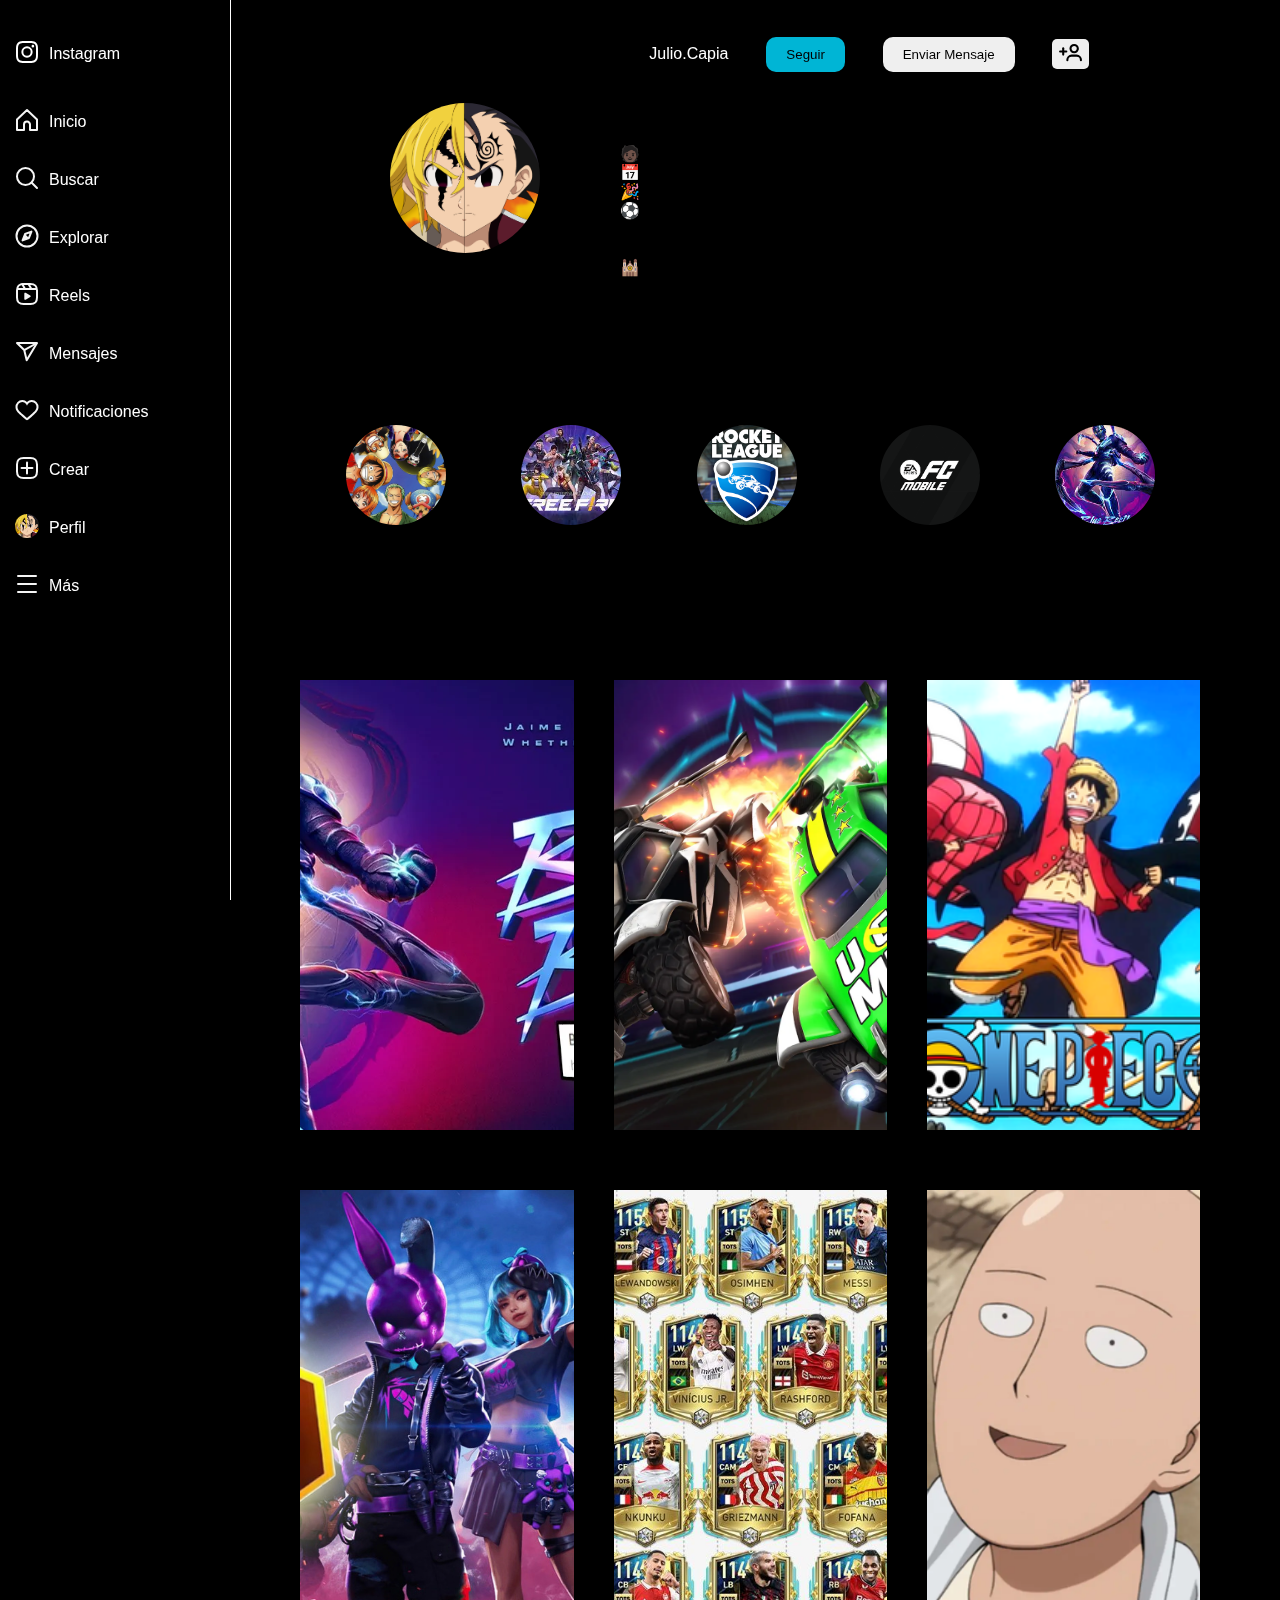
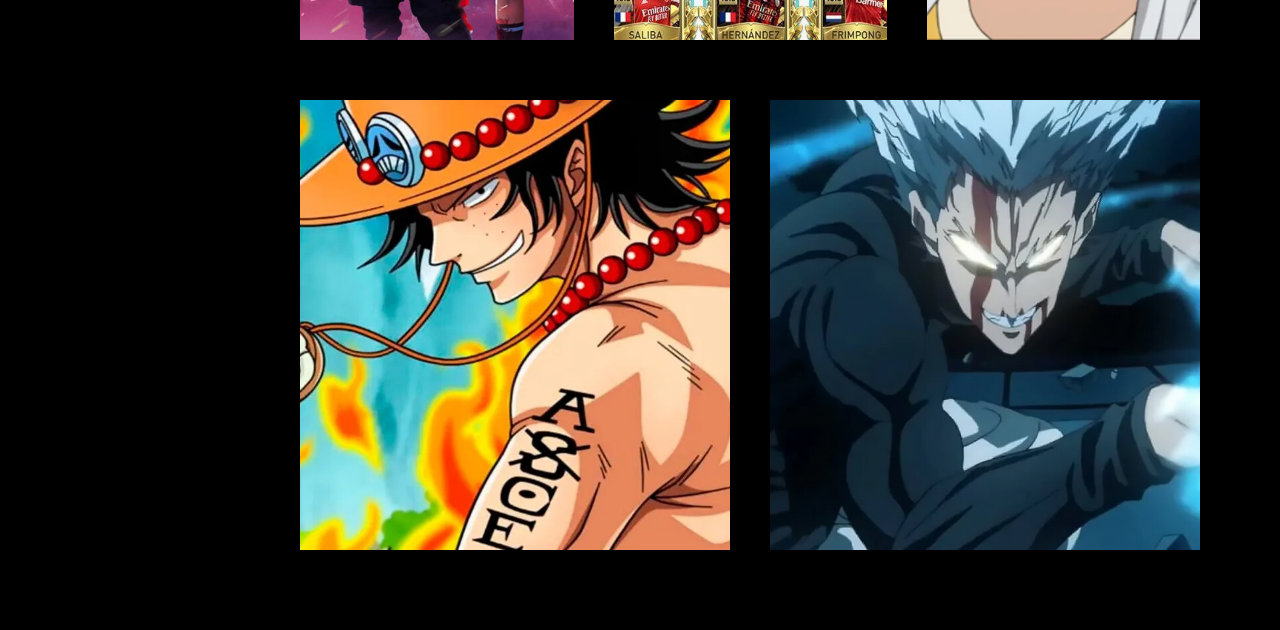
<file: index.html>
<!DOCTYPE html>
<html lang="en">
<head>
    <meta charset="UTF-8">
    <meta name="viewport" content="width=device-width, initial-scale=1.0">
    <title>Instagram</title>
    <link rel="stylesheet" href="main.css">
</head>
<body>
    <div class="general">

        <div class="arriba" >
            <div class="conte" >
                <a href="index.html" class="insta">
                        <div class="imginsta"><svg aria-label="Instagram"  height="24" role="img" viewBox="0 0 24 24" width="24"><title>Instagram</title><path d="M12 2.982c2.937 0 3.285.011 4.445.064a6.087 6.087 0 0 1 2.042.379 3.408 3.408 0 0 1 1.265.823 3.408 3.408 0 0 1 .823 1.265 6.087 6.087 0 0 1 .379 2.042c.053 1.16.064 1.508.064 4.445s-.011 3.285-.064 4.445a6.087 6.087 0 0 1-.379 2.042 3.643 3.643 0 0 1-2.088 2.088 6.087 6.087 0 0 1-2.042.379c-1.16.053-1.508.064-4.445.064s-3.285-.011-4.445-.064a6.087 6.087 0 0 1-2.043-.379 3.408 3.408 0 0 1-1.264-.823 3.408 3.408 0 0 1-.823-1.265 6.087 6.087 0 0 1-.379-2.042c-.053-1.16-.064-1.508-.064-4.445s.011-3.285.064-4.445a6.087 6.087 0 0 1 .379-2.042 3.408 3.408 0 0 1 .823-1.265 3.408 3.408 0 0 1 1.265-.823 6.087 6.087 0 0 1 2.042-.379c1.16-.053 1.508-.064 4.445-.064M12 1c-2.987 0-3.362.013-4.535.066a8.074 8.074 0 0 0-2.67.511 5.392 5.392 0 0 0-1.949 1.27 5.392 5.392 0 0 0-1.269 1.948 8.074 8.074 0 0 0-.51 2.67C1.012 8.638 1 9.013 1 12s.013 3.362.066 4.535a8.074 8.074 0 0 0 .511 2.67 5.392 5.392 0 0 0 1.27 1.949 5.392 5.392 0 0 0 1.948 1.269 8.074 8.074 0 0 0 2.67.51C8.638 22.988 9.013 23 12 23s3.362-.013 4.535-.066a8.074 8.074 0 0 0 2.67-.511 5.625 5.625 0 0 0 3.218-3.218 8.074 8.074 0 0 0 .51-2.67C22.988 15.362 23 14.987 23 12s-.013-3.362-.066-4.535a8.074 8.074 0 0 0-.511-2.67 5.392 5.392 0 0 0-1.27-1.949 5.392 5.392 0 0 0-1.948-1.269 8.074 8.074 0 0 0-2.67-.51C15.362 1.012 14.987 1 12 1Zm0 5.351A5.649 5.649 0 1 0 17.649 12 5.649 5.649 0 0 0 12 6.351Zm0 9.316A3.667 3.667 0 1 1 15.667 12 3.667 3.667 0 0 1 12 15.667Zm5.872-10.859a1.32 1.32 0 1 0 1.32 1.32 1.32 1.32 0 0 0-1.32-1.32Z" fill="white"></path></svg>
                        </div>
                        <div class="inst">Instagram</div>
                </a>
            </div>
              <div class="izqconte">
                <a href="#" class="instag">
                    <div class="imginsta"><svg aria-label="Inicio" class="_ab6-" color="rgb(245, 245, 245)" fill="rgb(245, 245, 245)" height="24" role="img" viewBox="0 0 24 24" width="24"><path d="M9.005 16.545a2.997 2.997 0 0 1 2.997-2.997A2.997 2.997 0 0 1 15 16.545V22h7V11.543L12 2 2 11.543V22h7.005Z" fill="none" stroke="currentColor" stroke-linejoin="round" stroke-width="2"></path></svg></div>
                    <div class="inst">Inicio</div>
                 </a>
                 <a href="buscar.html" class="instag">
                     <div class="imginsta"><svg aria-label="Buscar" class="_ab6-" color="rgb(245, 245, 245)" fill="rgb(245, 245, 245)" height="24" role="img" viewBox="0 0 24 24" width="24"><path d="M19 10.5A8.5 8.5 0 1 1 10.5 2a8.5 8.5 0 0 1 8.5 8.5Z" fill="none" stroke="currentColor" stroke-linecap="round" stroke-linejoin="round" stroke-width="2"></path><line fill="none" stroke="currentColor" stroke-linecap="round" stroke-linejoin="round" stroke-width="2" x1="16.511" x2="22" y1="16.511" y2="22"></line></svg></div>
                     <div class="inst">Buscar</div>
                 </a>
                 <a href="Explorar.html" class="instag">
                    <div class="imginsta"><svg aria-label="Explorar" class="_ab6-" color="rgb(245, 245, 245)" fill="rgb(245, 245, 245)" height="24" role="img" viewBox="0 0 24 24" width="24"><polygon fill="none" points="13.941 13.953 7.581 16.424 10.06 10.056 16.42 7.585 13.941 13.953" stroke="currentColor" stroke-linecap="round" stroke-linejoin="round" stroke-width="2"></polygon><polygon fill-rule="evenodd" points="10.06 10.056 13.949 13.945 7.581 16.424 10.06 10.056"></polygon><circle cx="12.001" cy="12.005" fill="none" r="10.5" stroke="currentColor" stroke-linecap="round" stroke-linejoin="round" stroke-width="2"></circle></svg></div>
                    <div class="inst">Explorar</div>
                </a>
                <a href="#" class="instag">
                    <div class="imginsta"><svg aria-label="Reels" class="_ab6-" color="rgb(245, 245, 245)" fill="rgb(245, 245, 245)" height="24" role="img" viewBox="0 0 24 24" width="24"><line fill="none" stroke="currentColor" stroke-linejoin="round" stroke-width="2" x1="2.049" x2="21.95" y1="7.002" y2="7.002"></line><line fill="none" stroke="currentColor" stroke-linecap="round" stroke-linejoin="round" stroke-width="2" x1="13.504" x2="16.362" y1="2.001" y2="7.002"></line><line fill="none" stroke="currentColor" stroke-linecap="round" stroke-linejoin="round" stroke-width="2" x1="7.207" x2="10.002" y1="2.11" y2="7.002"></line><path d="M2 12.001v3.449c0 2.849.698 4.006 1.606 4.945.94.908 2.098 1.607 4.946 1.607h6.896c2.848 0 4.006-.699 4.946-1.607.908-.939 1.606-2.096 1.606-4.945V8.552c0-2.848-.698-4.006-1.606-4.945C19.454 2.699 18.296 2 15.448 2H8.552c-2.848 0-4.006.699-4.946 1.607C2.698 4.546 2 5.704 2 8.552Z" fill="none" stroke="currentColor" stroke-linecap="round" stroke-linejoin="round" stroke-width="2"></path><path d="M9.763 17.664a.908.908 0 0 1-.454-.787V11.63a.909.909 0 0 1 1.364-.788l4.545 2.624a.909.909 0 0 1 0 1.575l-4.545 2.624a.91.91 0 0 1-.91 0Z" fill-rule="evenodd"></path></svg></div>
                    <div class="inst">Reels</div>
                </a>
                <a href="Mensajes.html" class="instag">
                    <div class="imginsta"><svg aria-label="Direct" class="_ab6-" color="rgb(245, 245, 245)" fill="rgb(245, 245, 245)" height="24" role="img" viewBox="0 0 24 24" width="24"><line fill="none" stroke="currentColor" stroke-linejoin="round" stroke-width="2" x1="22" x2="9.218" y1="3" y2="10.083"></line><polygon fill="none" points="11.698 20.334 22 3.001 2 3.001 9.218 10.084 11.698 20.334" stroke="currentColor" stroke-linejoin="round" stroke-width="2"></polygon></svg></div>
                    <div class="inst">Mensajes</div>
                </a>
                <a href="notificaciones.html" class="instag">
                    <div class="imginsta"><svg aria-label="Notificaciones" class="x1lliihq x1n2onr6" color="rgb(245, 245, 245)" fill="rgb(245, 245, 245)" height="24" role="img" viewBox="0 0 24 24" width="24"><title>Notificaciones</title><path d="M16.792 3.904A4.989 4.989 0 0 1 21.5 9.122c0 3.072-2.652 4.959-5.197 7.222-2.512 2.243-3.865 3.469-4.303 3.752-.477-.309-2.143-1.823-4.303-3.752C5.141 14.072 2.5 12.167 2.5 9.122a4.989 4.989 0 0 1 4.708-5.218 4.21 4.21 0 0 1 3.675 1.941c.84 1.175.98 1.763 1.12 1.763s.278-.588 1.11-1.766a4.17 4.17 0 0 1 3.679-1.938m0-2a6.04 6.04 0 0 0-4.797 2.127 6.052 6.052 0 0 0-4.787-2.127A6.985 6.985 0 0 0 .5 9.122c0 3.61 2.55 5.827 5.015 7.97.283.246.569.494.853.747l1.027.918a44.998 44.998 0 0 0 3.518 3.018 2 2 0 0 0 2.174 0 45.263 45.263 0 0 0 3.626-3.115l.922-.824c.293-.26.59-.519.885-.774 2.334-2.025 4.98-4.32 4.98-7.94a6.985 6.985 0 0 0-6.708-7.218Z"></path></svg></div>
                    <div class="inst">Notificaciones</div>
                </a>
                <a href="#" class="instag">
                    <div class="imginsta"><svg aria-label="Nueva publicación" class="_ab6-" color="rgb(245, 245, 245)" fill="rgb(245, 245, 245)" height="24" role="img" viewBox="0 0 24 24" width="24"><path d="M2 12v3.45c0 2.849.698 4.005 1.606 4.944.94.909 2.098 1.608 4.946 1.608h6.896c2.848 0 4.006-.7 4.946-1.608C21.302 19.455 22 18.3 22 15.45V8.552c0-2.849-.698-4.006-1.606-4.945C19.454 2.7 18.296 2 15.448 2H8.552c-2.848 0-4.006.699-4.946 1.607C2.698 4.547 2 5.703 2 8.552Z" fill="none" stroke="currentColor" stroke-linecap="round" stroke-linejoin="round" stroke-width="2"></path><line fill="none" stroke="currentColor" stroke-linecap="round" stroke-linejoin="round" stroke-width="2" x1="6.545" x2="17.455" y1="12.001" y2="12.001"></line><line fill="none" stroke="currentColor" stroke-linecap="round" stroke-linejoin="round" stroke-width="2" x1="12.003" x2="12.003" y1="6.545" y2="17.455"></line></svg></div>
                    <div class="inst">Crear</div>
                </a>
                <a href="#" class="instag">
                    <div class="imginsta"><img  width="24"height="24" src="1mg1.png" alt=""></div>
                    <div class="inst">Perfil</div>
                </a>
                <a href="#" class="instag">
                    <div class="imginsta"><svg aria-label="Configuración" class="_ab6-" color="rgb(245, 245, 245)" fill="rgb(245, 245, 245)" height="24" role="img" viewBox="0 0 24 24" width="24"><line fill="none" stroke="currentColor" stroke-linecap="round" stroke-linejoin="round" stroke-width="2" x1="3" x2="21" y1="4" y2="4"></line><line fill="none" stroke="currentColor" stroke-linecap="round" stroke-linejoin="round" stroke-width="2" x1="3" x2="21" y1="12" y2="12"></line><line fill="none" stroke="currentColor" stroke-linecap="round" stroke-linejoin="round" stroke-width="2" x1="3" x2="21" y1="20" y2="20"></line></svg></div>
                    <div class="inst">Más</div>
                </a>
              </div>  
            
        </div>


        <div class="centro" >
             <div class="bloque">
                    <div class="imgj"> 
                        <img src="1mg1.png" alt="">
                    </div>
                    <div class="contenido">
                        <div class="informacion">
                            <div>
                                <a href="#">Julio.Capia</a>
                            </div>
                            <div class="Seguir">
                                <button>Seguir</button>
                            </div>
                            <div class="Mensaje">
                                <button>Enviar Mensaje</button>
                            </div>
                            <div class="amigos">
                                 <button><svg aria-label="Cuentas similares" class="x1lliihq x1n2onr6" color="rgb(0, 0, 0)" fill="rgb(0, 0, 0)" height="25" role="img" viewBox="0 0 24 24" width="25"><title>Cuentas similares</title><path d="M19.006 8.252a3.5 3.5 0 1 1-3.499-3.5 3.5 3.5 0 0 1 3.5 3.5Z" fill="none" stroke="currentColor" stroke-miterlimit="10" stroke-width="2"></path><path d="M22 19.5v-.447a4.05 4.05 0 0 0-4.05-4.049h-4.906a4.05 4.05 0 0 0-4.049 4.049v.447" fill="none" stroke="currentColor" stroke-linecap="round" stroke-linejoin="round" stroke-width="2"></path><line fill="none" stroke="currentColor" stroke-linecap="round" stroke-miterlimit="10" stroke-width="2" x1="5.001" x2="5.001" y1="7.998" y2="14.003"></line><line fill="none" stroke="currentColor" stroke-linecap="round" stroke-miterlimit="10" stroke-width="2" x1="8.004" x2="2.003" y1="11" y2="11"></line></svg></button>   
                            </div>
                        </div>
                        <div class="seguidores">
                            <div>8 Publicaciones</div>
                            <div>700M Seguidores</div>
                            <div>2 seguidos</div>
                        </div>
                        <div class="descripcion">
                            🧑🏿Nombre: Julio David Capia Ccama <br>
                            📅Edad: 16 años<br>
                            🎉Fecha de nacimiento: 28/07/2007<br>
                            ⚽Deporte favorito: Futbol<br>
                            ⚔Juego favorito: Free Fire<br>
                            ✔Ubicacion: Puno                    <br>
                            🕍Colegio: Cramer            
                        </div>
                    </div>
             </div>   
             <div class="historias">
                 <div class="hiscont">
                    <img src="11.webp" alt="" >
                    <div>One Piece</div>
                </div> 
                 <div class="hiscont">
                    <img src="22.jfif" alt="" >
                    <div>Free fire</div>
                </div>  
                 <div class="hiscont">
                    <img src="33.jpg" alt="">
                    <div>Rocket League</div>
                </div>
                 <div class="hiscont">
                    <img src="44.png" alt="">
                    <div>FC Mobile</div>
                </div>
                 <div class="hiscont    ">
                    <img src="55.jfif" alt="">
                    <div>blue beetle</div>
                </div>
             </div>
             <div class="fin">
                <div>                
                    <div class="bloques"><img src="111.webp" alt=""></div>
                    <div class="bloques"><img src="222.webp" alt=""></div>
                    <div class="bloques"><img src="333.png" alt=""></div>
                </div>
                <div>
                    <div class="bloques"><img src="555.jfif" alt=""></div>
                    <div class="bloques"><img src="66666.jfif" alt=""></div>
                    <div class="bloques"><img src="7777777.webp" alt=""></div>
                </div>
                <div>
                    <div class="bloques"><img src="444.webp" alt=""></div>
                    <div class="bloques"><img src="88888888.jpeg" alt=""></div>
                </div>
                

             </div>

        </div>
    </div>

</body>
</html>
</file>
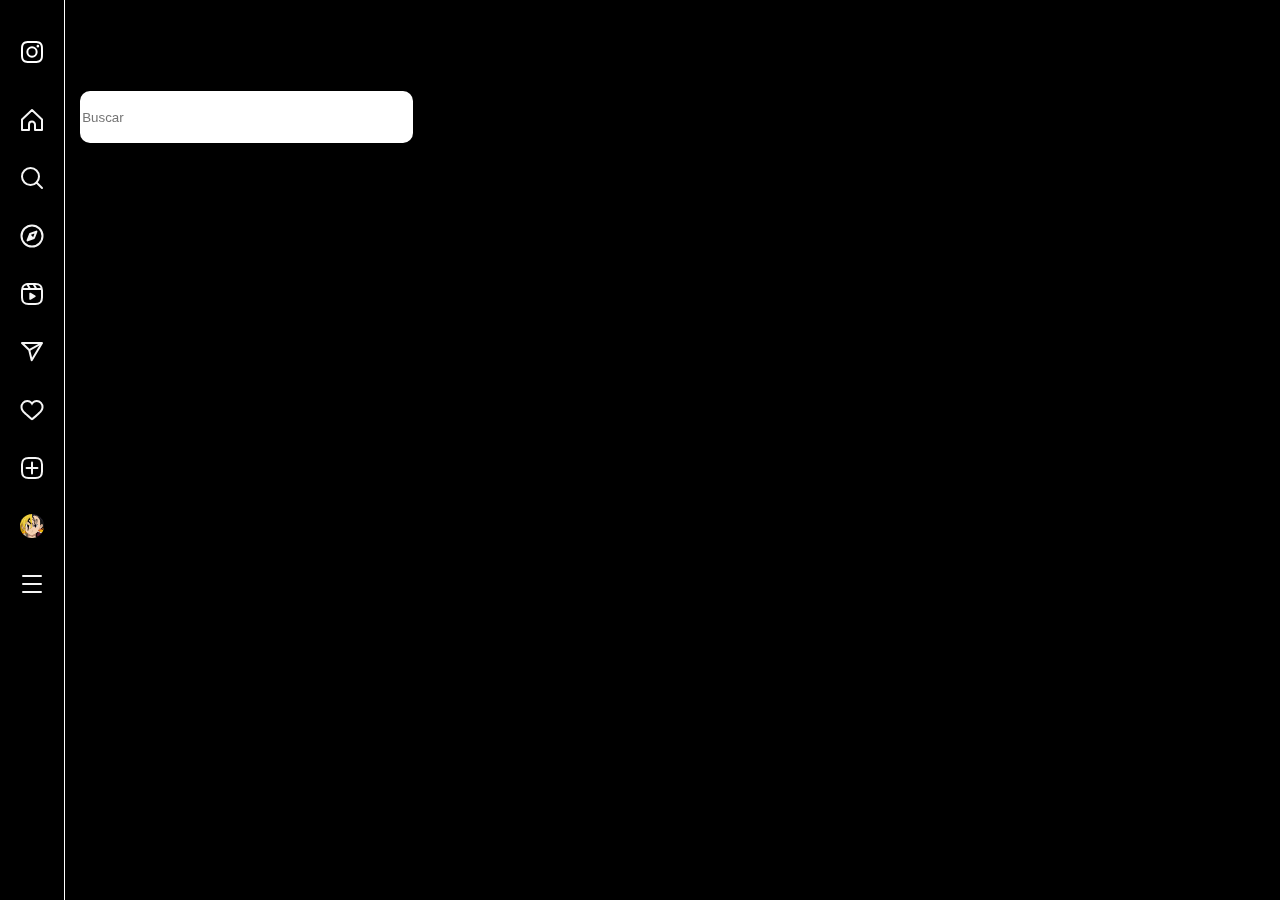
<file: buscar.html>
<!DOCTYPE html>
<html lang="en">
<head>
    <meta charset="UTF-8">
    <meta name="viewport" content="width=device-width, initial-scale=1.0">
    <title>Instagram</title>
    <link rel="stylesheet" href="maines.css">
</head>
<body>
    <div class="general">

        <div class="arriba" >
            <div class="conte" >
                <a href="index.html" class="insta">
                        <div class="imginsta"><svg aria-label="Instagram"  height="24" role="img" viewBox="0 0 24 24" width="24"><title>Instagram</title><path d="M12 2.982c2.937 0 3.285.011 4.445.064a6.087 6.087 0 0 1 2.042.379 3.408 3.408 0 0 1 1.265.823 3.408 3.408 0 0 1 .823 1.265 6.087 6.087 0 0 1 .379 2.042c.053 1.16.064 1.508.064 4.445s-.011 3.285-.064 4.445a6.087 6.087 0 0 1-.379 2.042 3.643 3.643 0 0 1-2.088 2.088 6.087 6.087 0 0 1-2.042.379c-1.16.053-1.508.064-4.445.064s-3.285-.011-4.445-.064a6.087 6.087 0 0 1-2.043-.379 3.408 3.408 0 0 1-1.264-.823 3.408 3.408 0 0 1-.823-1.265 6.087 6.087 0 0 1-.379-2.042c-.053-1.16-.064-1.508-.064-4.445s.011-3.285.064-4.445a6.087 6.087 0 0 1 .379-2.042 3.408 3.408 0 0 1 .823-1.265 3.408 3.408 0 0 1 1.265-.823 6.087 6.087 0 0 1 2.042-.379c1.16-.053 1.508-.064 4.445-.064M12 1c-2.987 0-3.362.013-4.535.066a8.074 8.074 0 0 0-2.67.511 5.392 5.392 0 0 0-1.949 1.27 5.392 5.392 0 0 0-1.269 1.948 8.074 8.074 0 0 0-.51 2.67C1.012 8.638 1 9.013 1 12s.013 3.362.066 4.535a8.074 8.074 0 0 0 .511 2.67 5.392 5.392 0 0 0 1.27 1.949 5.392 5.392 0 0 0 1.948 1.269 8.074 8.074 0 0 0 2.67.51C8.638 22.988 9.013 23 12 23s3.362-.013 4.535-.066a8.074 8.074 0 0 0 2.67-.511 5.625 5.625 0 0 0 3.218-3.218 8.074 8.074 0 0 0 .51-2.67C22.988 15.362 23 14.987 23 12s-.013-3.362-.066-4.535a8.074 8.074 0 0 0-.511-2.67 5.392 5.392 0 0 0-1.27-1.949 5.392 5.392 0 0 0-1.948-1.269 8.074 8.074 0 0 0-2.67-.51C15.362 1.012 14.987 1 12 1Zm0 5.351A5.649 5.649 0 1 0 17.649 12 5.649 5.649 0 0 0 12 6.351Zm0 9.316A3.667 3.667 0 1 1 15.667 12 3.667 3.667 0 0 1 12 15.667Zm5.872-10.859a1.32 1.32 0 1 0 1.32 1.32 1.32 1.32 0 0 0-1.32-1.32Z" fill="white"></path></svg>
                        </div>
                </a>
            </div>
              <div class="izqconte">
                <a href="index.html" class="instag">
                    <div class="imginsta"><svg aria-label="Inicio" class="_ab6-" color="rgb(245, 245, 245)" fill="rgb(245, 245, 245)" height="24" role="img" viewBox="0 0 24 24" width="24"><path d="M9.005 16.545a2.997 2.997 0 0 1 2.997-2.997A2.997 2.997 0 0 1 15 16.545V22h7V11.543L12 2 2 11.543V22h7.005Z" fill="none" stroke="currentColor" stroke-linejoin="round" stroke-width="2"></path></svg></div>
                 </a>
                 <a href="#" class="instag">
                     <div class="imginsta"><svg aria-label="Buscar" class="_ab6-" color="rgb(245, 245, 245)" fill="rgb(245, 245, 245)" height="24" role="img" viewBox="0 0 24 24" width="24"><path d="M19 10.5A8.5 8.5 0 1 1 10.5 2a8.5 8.5 0 0 1 8.5 8.5Z" fill="none" stroke="currentColor" stroke-linecap="round" stroke-linejoin="round" stroke-width="2"></path><line fill="none" stroke="currentColor" stroke-linecap="round" stroke-linejoin="round" stroke-width="2" x1="16.511" x2="22" y1="16.511" y2="22"></line></svg></div>
                 </a>
                 <a href="Explorar.html" class="instag">
                    <div class="imginsta"><svg aria-label="Explorar" class="_ab6-" color="rgb(245, 245, 245)" fill="rgb(245, 245, 245)" height="24" role="img" viewBox="0 0 24 24" width="24"><polygon fill="none" points="13.941 13.953 7.581 16.424 10.06 10.056 16.42 7.585 13.941 13.953" stroke="currentColor" stroke-linecap="round" stroke-linejoin="round" stroke-width="2"></polygon><polygon fill-rule="evenodd" points="10.06 10.056 13.949 13.945 7.581 16.424 10.06 10.056"></polygon><circle cx="12.001" cy="12.005" fill="none" r="10.5" stroke="currentColor" stroke-linecap="round" stroke-linejoin="round" stroke-width="2"></circle></svg></div>
                </a>
                <a href="#" class="instag">
                    <div class="imginsta"><svg aria-label="Reels" class="_ab6-" color="rgb(245, 245, 245)" fill="rgb(245, 245, 245)" height="24" role="img" viewBox="0 0 24 24" width="24"><line fill="none" stroke="currentColor" stroke-linejoin="round" stroke-width="2" x1="2.049" x2="21.95" y1="7.002" y2="7.002"></line><line fill="none" stroke="currentColor" stroke-linecap="round" stroke-linejoin="round" stroke-width="2" x1="13.504" x2="16.362" y1="2.001" y2="7.002"></line><line fill="none" stroke="currentColor" stroke-linecap="round" stroke-linejoin="round" stroke-width="2" x1="7.207" x2="10.002" y1="2.11" y2="7.002"></line><path d="M2 12.001v3.449c0 2.849.698 4.006 1.606 4.945.94.908 2.098 1.607 4.946 1.607h6.896c2.848 0 4.006-.699 4.946-1.607.908-.939 1.606-2.096 1.606-4.945V8.552c0-2.848-.698-4.006-1.606-4.945C19.454 2.699 18.296 2 15.448 2H8.552c-2.848 0-4.006.699-4.946 1.607C2.698 4.546 2 5.704 2 8.552Z" fill="none" stroke="currentColor" stroke-linecap="round" stroke-linejoin="round" stroke-width="2"></path><path d="M9.763 17.664a.908.908 0 0 1-.454-.787V11.63a.909.909 0 0 1 1.364-.788l4.545 2.624a.909.909 0 0 1 0 1.575l-4.545 2.624a.91.91 0 0 1-.91 0Z" fill-rule="evenodd"></path></svg></div>
                </a>
                <a href="#" class="instag">
                    <div class="imginsta"><svg aria-label="Direct" class="_ab6-" color="rgb(245, 245, 245)" fill="rgb(245, 245, 245)" height="24" role="img" viewBox="0 0 24 24" width="24"><line fill="none" stroke="currentColor" stroke-linejoin="round" stroke-width="2" x1="22" x2="9.218" y1="3" y2="10.083"></line><polygon fill="none" points="11.698 20.334 22 3.001 2 3.001 9.218 10.084 11.698 20.334" stroke="currentColor" stroke-linejoin="round" stroke-width="2"></polygon></svg></div>
                </a>
                <a href="notificaciones.html" class="instag">
                    <div class="imginsta"><svg aria-label="Notificaciones" class="x1lliihq x1n2onr6" color="rgb(245, 245, 245)" fill="rgb(245, 245, 245)" height="24" role="img" viewBox="0 0 24 24" width="24"><title>Notificaciones</title><path d="M16.792 3.904A4.989 4.989 0 0 1 21.5 9.122c0 3.072-2.652 4.959-5.197 7.222-2.512 2.243-3.865 3.469-4.303 3.752-.477-.309-2.143-1.823-4.303-3.752C5.141 14.072 2.5 12.167 2.5 9.122a4.989 4.989 0 0 1 4.708-5.218 4.21 4.21 0 0 1 3.675 1.941c.84 1.175.98 1.763 1.12 1.763s.278-.588 1.11-1.766a4.17 4.17 0 0 1 3.679-1.938m0-2a6.04 6.04 0 0 0-4.797 2.127 6.052 6.052 0 0 0-4.787-2.127A6.985 6.985 0 0 0 .5 9.122c0 3.61 2.55 5.827 5.015 7.97.283.246.569.494.853.747l1.027.918a44.998 44.998 0 0 0 3.518 3.018 2 2 0 0 0 2.174 0 45.263 45.263 0 0 0 3.626-3.115l.922-.824c.293-.26.59-.519.885-.774 2.334-2.025 4.98-4.32 4.98-7.94a6.985 6.985 0 0 0-6.708-7.218Z"></path></svg></div>
                </a>
                <a href="#" class="instag">
                    <div class="imginsta"><svg aria-label="Nueva publicación" class="_ab6-" color="rgb(245, 245, 245)" fill="rgb(245, 245, 245)" height="24" role="img" viewBox="0 0 24 24" width="24"><path d="M2 12v3.45c0 2.849.698 4.005 1.606 4.944.94.909 2.098 1.608 4.946 1.608h6.896c2.848 0 4.006-.7 4.946-1.608C21.302 19.455 22 18.3 22 15.45V8.552c0-2.849-.698-4.006-1.606-4.945C19.454 2.7 18.296 2 15.448 2H8.552c-2.848 0-4.006.699-4.946 1.607C2.698 4.547 2 5.703 2 8.552Z" fill="none" stroke="currentColor" stroke-linecap="round" stroke-linejoin="round" stroke-width="2"></path><line fill="none" stroke="currentColor" stroke-linecap="round" stroke-linejoin="round" stroke-width="2" x1="6.545" x2="17.455" y1="12.001" y2="12.001"></line><line fill="none" stroke="currentColor" stroke-linecap="round" stroke-linejoin="round" stroke-width="2" x1="12.003" x2="12.003" y1="6.545" y2="17.455"></line></svg></div>
                </a>
                <a href="#" class="instag">
                    <div class="imginsta"><img src="1mg1.png" alt=""></div>
                </a>
                <a href="#" class="instag">
                    <div class="imginsta"><svg aria-label="Configuración" class="_ab6-" color="rgb(245, 245, 245)" fill="rgb(245, 245, 245)" height="24" role="img" viewBox="0 0 24 24" width="24"><line fill="none" stroke="currentColor" stroke-linecap="round" stroke-linejoin="round" stroke-width="2" x1="3" x2="21" y1="4" y2="4"></line><line fill="none" stroke="currentColor" stroke-linecap="round" stroke-linejoin="round" stroke-width="2" x1="3" x2="21" y1="12" y2="12"></line><line fill="none" stroke="currentColor" stroke-linecap="round" stroke-linejoin="round" stroke-width="2" x1="3" x2="21" y1="20" y2="20"></line></svg></div>
                </a>
              </div>  
            
        </div>


        <div class="centro" > 

             <div class="fin">
                    <div class="uno">
                        <div>Buscar</div>
                    </div>
                    <div class="dos">
                        <input class="busc" type="text" placeholder="Buscar">
                    </div>

                    <div class="tres">
                        <div>Recientes</div>
                    </div>
                    <div class="cuatro">
                        No hay búsquedas recientes.
                    </div>

    </div>

</body>
</html>
</file>
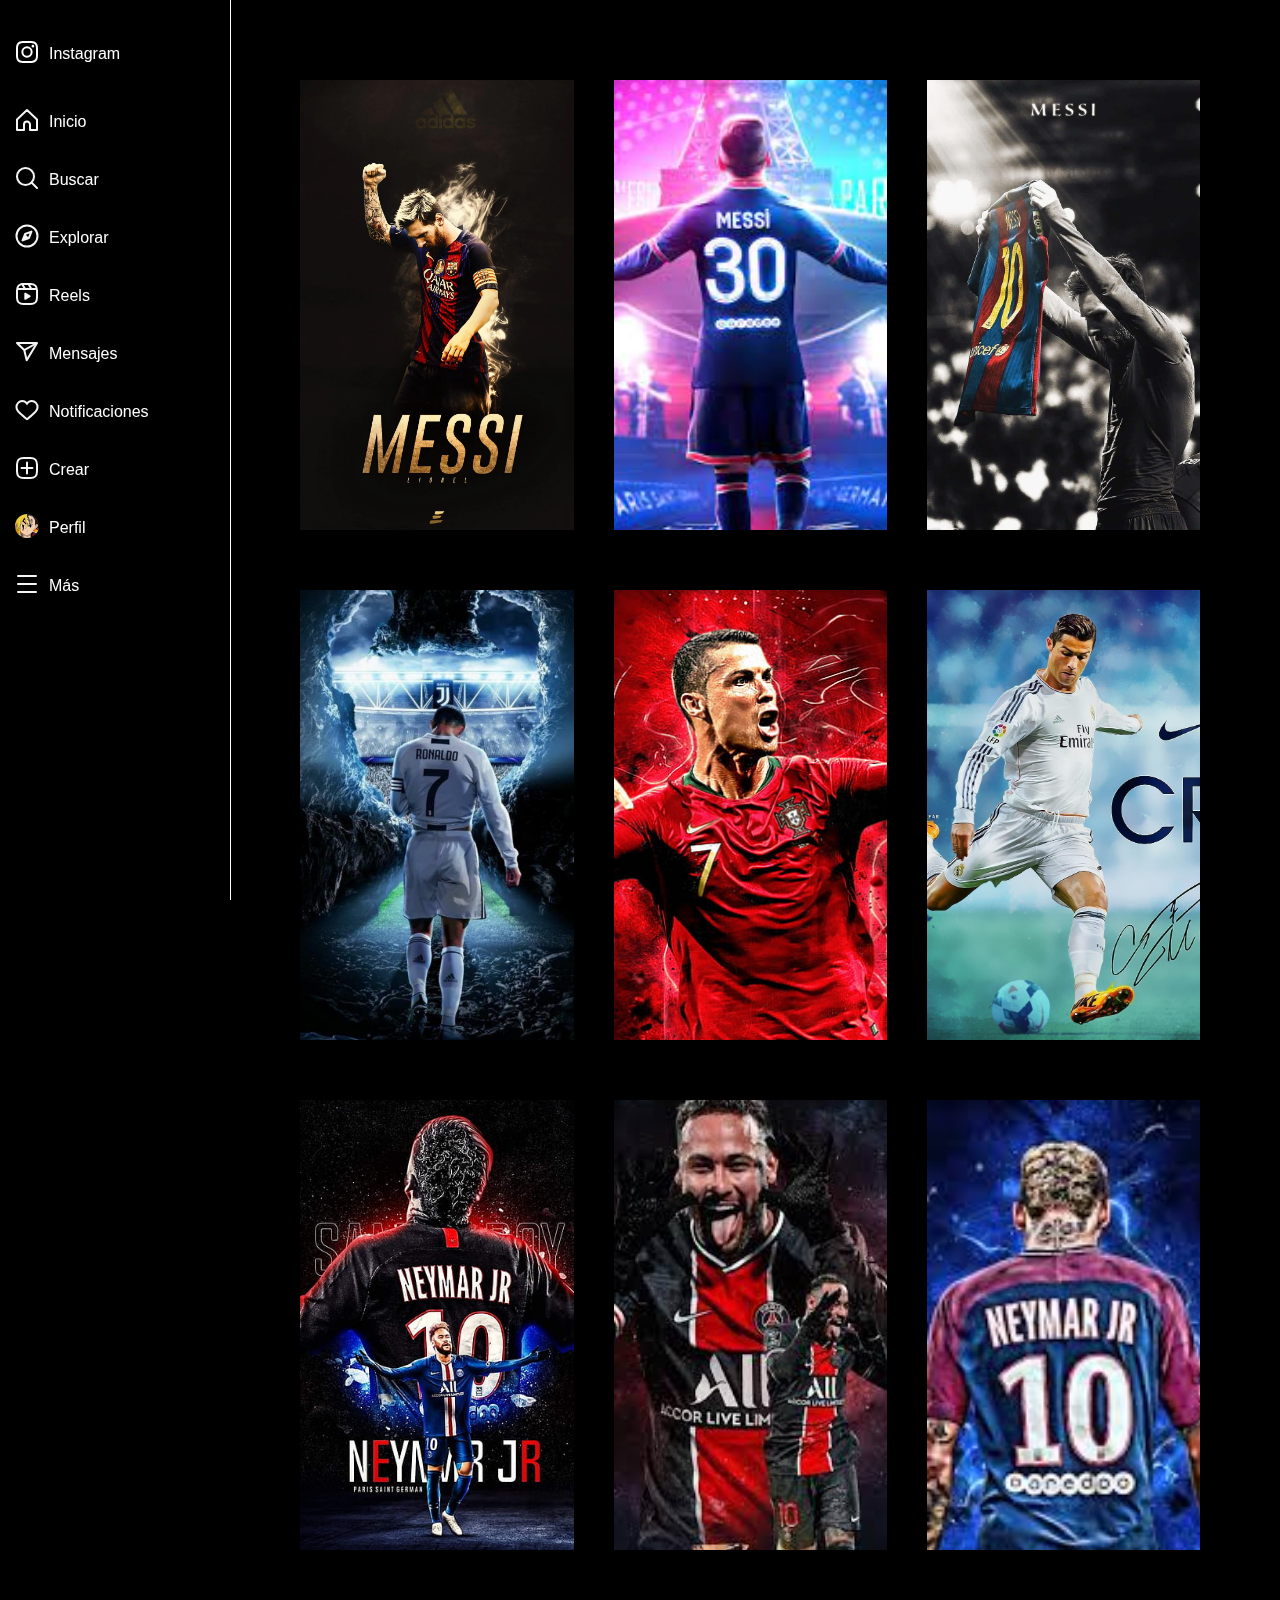
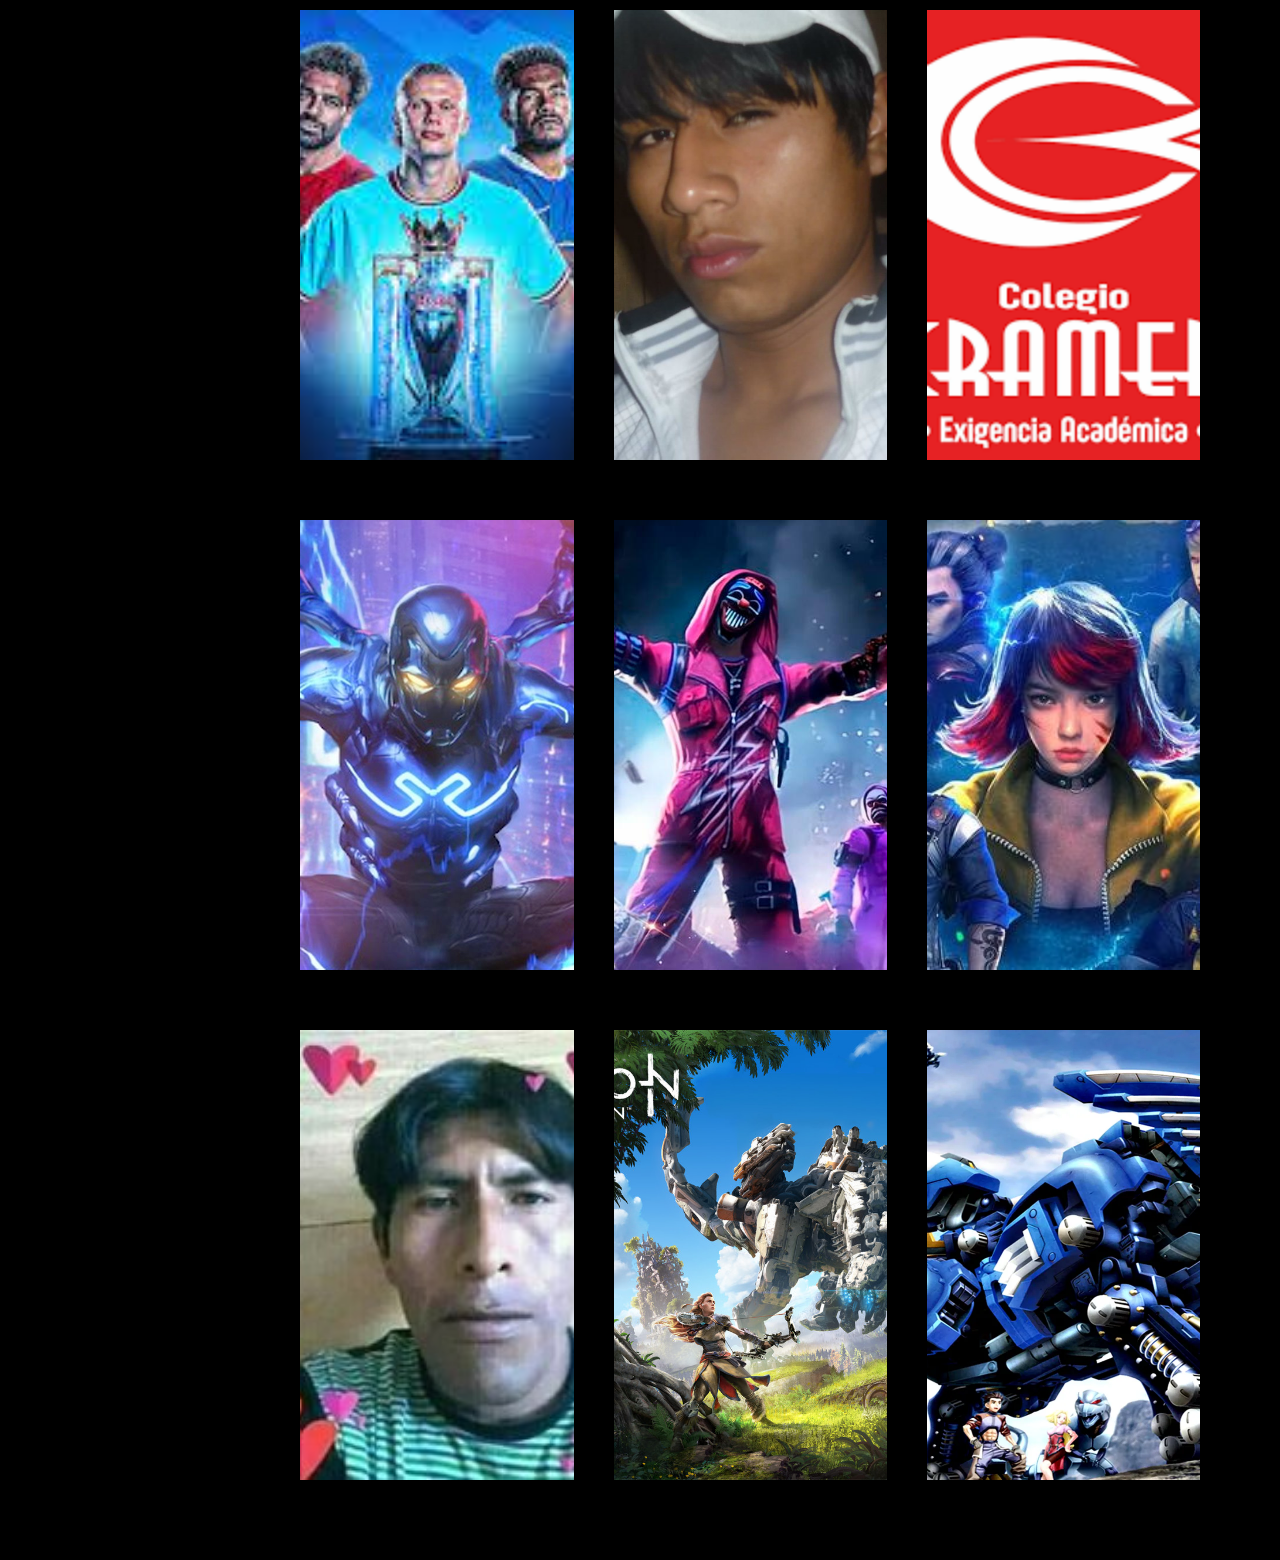
<file: Explorar.html>
<!DOCTYPE html>
<html lang="en">
<head>
    <meta charset="UTF-8">
    <meta name="viewport" content="width=device-width, initial-scale=1.0">
    <title>Instagram</title>
    <link rel="stylesheet" href="main.css">
</head>
<body>
    <div class="general">

        <div class="arriba" >
            <div class="conte" >
                <a href="index.html" class="insta">
                        <div class="imginsta"><svg aria-label="Instagram"  height="24" role="img" viewBox="0 0 24 24" width="24"><title>Instagram</title><path d="M12 2.982c2.937 0 3.285.011 4.445.064a6.087 6.087 0 0 1 2.042.379 3.408 3.408 0 0 1 1.265.823 3.408 3.408 0 0 1 .823 1.265 6.087 6.087 0 0 1 .379 2.042c.053 1.16.064 1.508.064 4.445s-.011 3.285-.064 4.445a6.087 6.087 0 0 1-.379 2.042 3.643 3.643 0 0 1-2.088 2.088 6.087 6.087 0 0 1-2.042.379c-1.16.053-1.508.064-4.445.064s-3.285-.011-4.445-.064a6.087 6.087 0 0 1-2.043-.379 3.408 3.408 0 0 1-1.264-.823 3.408 3.408 0 0 1-.823-1.265 6.087 6.087 0 0 1-.379-2.042c-.053-1.16-.064-1.508-.064-4.445s.011-3.285.064-4.445a6.087 6.087 0 0 1 .379-2.042 3.408 3.408 0 0 1 .823-1.265 3.408 3.408 0 0 1 1.265-.823 6.087 6.087 0 0 1 2.042-.379c1.16-.053 1.508-.064 4.445-.064M12 1c-2.987 0-3.362.013-4.535.066a8.074 8.074 0 0 0-2.67.511 5.392 5.392 0 0 0-1.949 1.27 5.392 5.392 0 0 0-1.269 1.948 8.074 8.074 0 0 0-.51 2.67C1.012 8.638 1 9.013 1 12s.013 3.362.066 4.535a8.074 8.074 0 0 0 .511 2.67 5.392 5.392 0 0 0 1.27 1.949 5.392 5.392 0 0 0 1.948 1.269 8.074 8.074 0 0 0 2.67.51C8.638 22.988 9.013 23 12 23s3.362-.013 4.535-.066a8.074 8.074 0 0 0 2.67-.511 5.625 5.625 0 0 0 3.218-3.218 8.074 8.074 0 0 0 .51-2.67C22.988 15.362 23 14.987 23 12s-.013-3.362-.066-4.535a8.074 8.074 0 0 0-.511-2.67 5.392 5.392 0 0 0-1.27-1.949 5.392 5.392 0 0 0-1.948-1.269 8.074 8.074 0 0 0-2.67-.51C15.362 1.012 14.987 1 12 1Zm0 5.351A5.649 5.649 0 1 0 17.649 12 5.649 5.649 0 0 0 12 6.351Zm0 9.316A3.667 3.667 0 1 1 15.667 12 3.667 3.667 0 0 1 12 15.667Zm5.872-10.859a1.32 1.32 0 1 0 1.32 1.32 1.32 1.32 0 0 0-1.32-1.32Z" fill="white"></path></svg>
                        </div>
                        <div class="inst">Instagram</div>
                </a>
            </div>
              <div class="izqconte">
                <a href="index.html" class="instag">
                    <div class="imginsta"><svg aria-label="Inicio" class="_ab6-" color="rgb(245, 245, 245)" fill="rgb(245, 245, 245)" height="24" role="img" viewBox="0 0 24 24" width="24"><path d="M9.005 16.545a2.997 2.997 0 0 1 2.997-2.997A2.997 2.997 0 0 1 15 16.545V22h7V11.543L12 2 2 11.543V22h7.005Z" fill="none" stroke="currentColor" stroke-linejoin="round" stroke-width="2"></path></svg></div>
                    <div class="inst">Inicio</div>
                 </a>
                 <a href="buscar.html" class="instag">
                     <div class="imginsta"><svg aria-label="Buscar" class="_ab6-" color="rgb(245, 245, 245)" fill="rgb(245, 245, 245)" height="24" role="img" viewBox="0 0 24 24" width="24"><path d="M19 10.5A8.5 8.5 0 1 1 10.5 2a8.5 8.5 0 0 1 8.5 8.5Z" fill="none" stroke="currentColor" stroke-linecap="round" stroke-linejoin="round" stroke-width="2"></path><line fill="none" stroke="currentColor" stroke-linecap="round" stroke-linejoin="round" stroke-width="2" x1="16.511" x2="22" y1="16.511" y2="22"></line></svg></div>
                     <div class="inst">Buscar</div>
                 </a>
                 <a href="#" class="instag">
                    <div class="imginsta"><svg aria-label="Explorar" class="_ab6-" color="rgb(245, 245, 245)" fill="rgb(245, 245, 245)" height="24" role="img" viewBox="0 0 24 24" width="24"><polygon fill="none" points="13.941 13.953 7.581 16.424 10.06 10.056 16.42 7.585 13.941 13.953" stroke="currentColor" stroke-linecap="round" stroke-linejoin="round" stroke-width="2"></polygon><polygon fill-rule="evenodd" points="10.06 10.056 13.949 13.945 7.581 16.424 10.06 10.056"></polygon><circle cx="12.001" cy="12.005" fill="none" r="10.5" stroke="currentColor" stroke-linecap="round" stroke-linejoin="round" stroke-width="2"></circle></svg></div>
                    <div class="inst">Explorar</div>
                </a>
                <a href="#" class="instag">
                    <div class="imginsta"><svg aria-label="Reels" class="_ab6-" color="rgb(245, 245, 245)" fill="rgb(245, 245, 245)" height="24" role="img" viewBox="0 0 24 24" width="24"><line fill="none" stroke="currentColor" stroke-linejoin="round" stroke-width="2" x1="2.049" x2="21.95" y1="7.002" y2="7.002"></line><line fill="none" stroke="currentColor" stroke-linecap="round" stroke-linejoin="round" stroke-width="2" x1="13.504" x2="16.362" y1="2.001" y2="7.002"></line><line fill="none" stroke="currentColor" stroke-linecap="round" stroke-linejoin="round" stroke-width="2" x1="7.207" x2="10.002" y1="2.11" y2="7.002"></line><path d="M2 12.001v3.449c0 2.849.698 4.006 1.606 4.945.94.908 2.098 1.607 4.946 1.607h6.896c2.848 0 4.006-.699 4.946-1.607.908-.939 1.606-2.096 1.606-4.945V8.552c0-2.848-.698-4.006-1.606-4.945C19.454 2.699 18.296 2 15.448 2H8.552c-2.848 0-4.006.699-4.946 1.607C2.698 4.546 2 5.704 2 8.552Z" fill="none" stroke="currentColor" stroke-linecap="round" stroke-linejoin="round" stroke-width="2"></path><path d="M9.763 17.664a.908.908 0 0 1-.454-.787V11.63a.909.909 0 0 1 1.364-.788l4.545 2.624a.909.909 0 0 1 0 1.575l-4.545 2.624a.91.91 0 0 1-.91 0Z" fill-rule="evenodd"></path></svg></div>
                    <div class="inst">Reels</div>
                </a>
                <a href="Mensajes.html" class="instag">
                    <div class="imginsta"><svg aria-label="Direct" class="_ab6-" color="rgb(245, 245, 245)" fill="rgb(245, 245, 245)" height="24" role="img" viewBox="0 0 24 24" width="24"><line fill="none" stroke="currentColor" stroke-linejoin="round" stroke-width="2" x1="22" x2="9.218" y1="3" y2="10.083"></line><polygon fill="none" points="11.698 20.334 22 3.001 2 3.001 9.218 10.084 11.698 20.334" stroke="currentColor" stroke-linejoin="round" stroke-width="2"></polygon></svg></div>
                    <div class="inst">Mensajes</div>
                </a>
                <a href="notificaciones.html" class="instag">
                    <div class="imginsta"><svg aria-label="Notificaciones" class="x1lliihq x1n2onr6" color="rgb(245, 245, 245)" fill="rgb(245, 245, 245)" height="24" role="img" viewBox="0 0 24 24" width="24"><title>Notificaciones</title><path d="M16.792 3.904A4.989 4.989 0 0 1 21.5 9.122c0 3.072-2.652 4.959-5.197 7.222-2.512 2.243-3.865 3.469-4.303 3.752-.477-.309-2.143-1.823-4.303-3.752C5.141 14.072 2.5 12.167 2.5 9.122a4.989 4.989 0 0 1 4.708-5.218 4.21 4.21 0 0 1 3.675 1.941c.84 1.175.98 1.763 1.12 1.763s.278-.588 1.11-1.766a4.17 4.17 0 0 1 3.679-1.938m0-2a6.04 6.04 0 0 0-4.797 2.127 6.052 6.052 0 0 0-4.787-2.127A6.985 6.985 0 0 0 .5 9.122c0 3.61 2.55 5.827 5.015 7.97.283.246.569.494.853.747l1.027.918a44.998 44.998 0 0 0 3.518 3.018 2 2 0 0 0 2.174 0 45.263 45.263 0 0 0 3.626-3.115l.922-.824c.293-.26.59-.519.885-.774 2.334-2.025 4.98-4.32 4.98-7.94a6.985 6.985 0 0 0-6.708-7.218Z"></path></svg></div>
                    <div class="inst">Notificaciones</div>
                </a>
                <a href="#" class="instag">
                    <div class="imginsta"><svg aria-label="Nueva publicación" class="_ab6-" color="rgb(245, 245, 245)" fill="rgb(245, 245, 245)" height="24" role="img" viewBox="0 0 24 24" width="24"><path d="M2 12v3.45c0 2.849.698 4.005 1.606 4.944.94.909 2.098 1.608 4.946 1.608h6.896c2.848 0 4.006-.7 4.946-1.608C21.302 19.455 22 18.3 22 15.45V8.552c0-2.849-.698-4.006-1.606-4.945C19.454 2.7 18.296 2 15.448 2H8.552c-2.848 0-4.006.699-4.946 1.607C2.698 4.547 2 5.703 2 8.552Z" fill="none" stroke="currentColor" stroke-linecap="round" stroke-linejoin="round" stroke-width="2"></path><line fill="none" stroke="currentColor" stroke-linecap="round" stroke-linejoin="round" stroke-width="2" x1="6.545" x2="17.455" y1="12.001" y2="12.001"></line><line fill="none" stroke="currentColor" stroke-linecap="round" stroke-linejoin="round" stroke-width="2" x1="12.003" x2="12.003" y1="6.545" y2="17.455"></line></svg></div>
                    <div class="inst">Crear</div>
                </a>
                <a href="#" class="instag">
                    <div class="imginsta"><img src="1mg1.png" alt=""></div>
                    <div class="inst">Perfil</div>
                </a>
                <a href="#" class="instag">
                    <div class="imginsta"><svg aria-label="Configuración" class="_ab6-" color="rgb(245, 245, 245)" fill="rgb(245, 245, 245)" height="24" role="img" viewBox="0 0 24 24" width="24"><line fill="none" stroke="currentColor" stroke-linecap="round" stroke-linejoin="round" stroke-width="2" x1="3" x2="21" y1="4" y2="4"></line><line fill="none" stroke="currentColor" stroke-linecap="round" stroke-linejoin="round" stroke-width="2" x1="3" x2="21" y1="12" y2="12"></line><line fill="none" stroke="currentColor" stroke-linecap="round" stroke-linejoin="round" stroke-width="2" x1="3" x2="21" y1="20" y2="20"></line></svg></div>
                    <div class="inst">Más</div>
                </a>
              </div>  
            
        </div>


        <div class="centro" > 

             <div class="fin">
                <div>                
                    <div class="bloques"><img src="1a.webp" alt=""></div>
                    <div class="bloques"><img src="2a.jfif" alt=""></div>
                    <div class="bloques"><img src="3a.jpg" alt=""></div>
                </div>
                <div>
                    <div class="bloques"><img src="4a.jpg" alt=""></div>
                    <div class="bloques"><img src="5a.jpg" alt=""></div>
                    <div class="bloques"><img src="6a.jpg" alt=""></div>
                </div>
                <div>
                    <div class="bloques"><img src="7a.jpg" alt=""></div>
                    <div class="bloques"><img src="8a.jfif" alt=""></div>
                    <div class="bloques"><img src="9a.jfif" alt=""></div>
                </div>
                <div>
                    <div class="bloques"><img src="10a.jfif" alt=""></div>
                    <div class="bloques"><img src="11a.jpg" alt=""></div>
                    <div class="bloques"><img src="13a.png" alt=""></div>
                </div>
                <div>
                    <div class="bloques"><img src="12a.jpg" alt=""></div>
                    <div class="bloques"><img src="14a.jpg" alt=""></div>
                    <div class="bloques"><img src="15a.avif" alt=""></div>
                </div>
                <div>
                    <div class="bloques"><img src="16a.jpg" alt=""></div>
                    <div class="bloques"><img src="17a.jpg" alt=""></div>
                    <div class="bloques"><img src="18a.webp" alt=""></div>
                </div>
                

             </div>

        </div>
    </div>

</body>
</html>
</file>
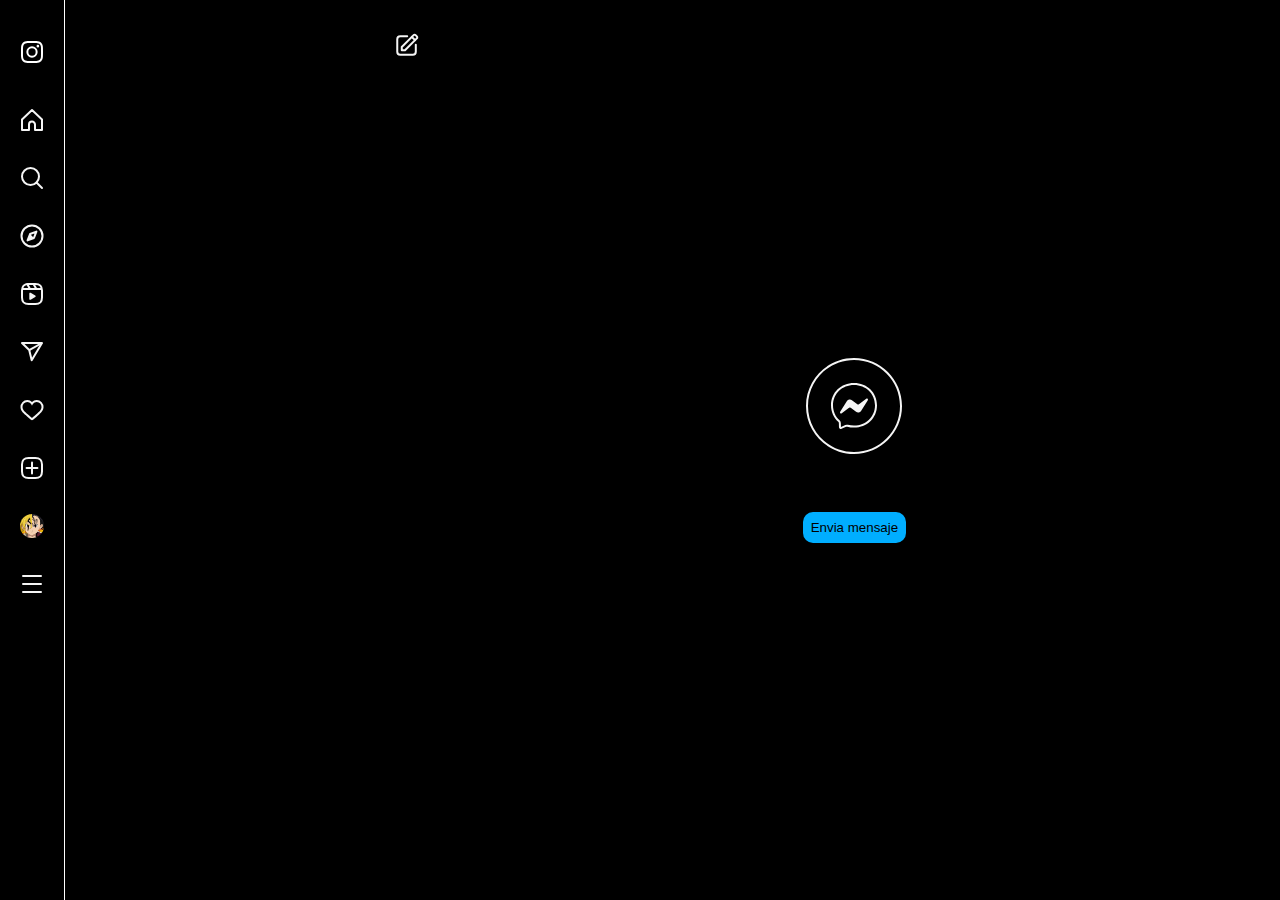
<file: Mensajes.html>
<!DOCTYPE html>
<html lang="en">
<head>
    <meta charset="UTF-8">
    <meta name="viewport" content="width=device-width, initial-scale=1.0">
    <title>Instagram</title>
    <link rel="stylesheet" href="maine.css">
</head>
<body>
    <div class="general">

        <div class="arriba" >
            <div class="conte" >
                <a href="#" class="insta">
                        <div class="imginsta"><svg aria-label="Instagram"  height="24" role="img" viewBox="0 0 24 24" width="24"><title>Instagram</title><path d="M12 2.982c2.937 0 3.285.011 4.445.064a6.087 6.087 0 0 1 2.042.379 3.408 3.408 0 0 1 1.265.823 3.408 3.408 0 0 1 .823 1.265 6.087 6.087 0 0 1 .379 2.042c.053 1.16.064 1.508.064 4.445s-.011 3.285-.064 4.445a6.087 6.087 0 0 1-.379 2.042 3.643 3.643 0 0 1-2.088 2.088 6.087 6.087 0 0 1-2.042.379c-1.16.053-1.508.064-4.445.064s-3.285-.011-4.445-.064a6.087 6.087 0 0 1-2.043-.379 3.408 3.408 0 0 1-1.264-.823 3.408 3.408 0 0 1-.823-1.265 6.087 6.087 0 0 1-.379-2.042c-.053-1.16-.064-1.508-.064-4.445s.011-3.285.064-4.445a6.087 6.087 0 0 1 .379-2.042 3.408 3.408 0 0 1 .823-1.265 3.408 3.408 0 0 1 1.265-.823 6.087 6.087 0 0 1 2.042-.379c1.16-.053 1.508-.064 4.445-.064M12 1c-2.987 0-3.362.013-4.535.066a8.074 8.074 0 0 0-2.67.511 5.392 5.392 0 0 0-1.949 1.27 5.392 5.392 0 0 0-1.269 1.948 8.074 8.074 0 0 0-.51 2.67C1.012 8.638 1 9.013 1 12s.013 3.362.066 4.535a8.074 8.074 0 0 0 .511 2.67 5.392 5.392 0 0 0 1.27 1.949 5.392 5.392 0 0 0 1.948 1.269 8.074 8.074 0 0 0 2.67.51C8.638 22.988 9.013 23 12 23s3.362-.013 4.535-.066a8.074 8.074 0 0 0 2.67-.511 5.625 5.625 0 0 0 3.218-3.218 8.074 8.074 0 0 0 .51-2.67C22.988 15.362 23 14.987 23 12s-.013-3.362-.066-4.535a8.074 8.074 0 0 0-.511-2.67 5.392 5.392 0 0 0-1.27-1.949 5.392 5.392 0 0 0-1.948-1.269 8.074 8.074 0 0 0-2.67-.51C15.362 1.012 14.987 1 12 1Zm0 5.351A5.649 5.649 0 1 0 17.649 12 5.649 5.649 0 0 0 12 6.351Zm0 9.316A3.667 3.667 0 1 1 15.667 12 3.667 3.667 0 0 1 12 15.667Zm5.872-10.859a1.32 1.32 0 1 0 1.32 1.32 1.32 1.32 0 0 0-1.32-1.32Z" fill="white"></path></svg>
                        </div>
                </a>
            </div>
              <div class="izqconte">
                <a href="index.html" class="instag">
                    <div class="imginsta"><svg aria-label="Inicio" class="_ab6-" color="rgb(245, 245, 245)" fill="rgb(245, 245, 245)" height="24" role="img" viewBox="0 0 24 24" width="24"><path d="M9.005 16.545a2.997 2.997 0 0 1 2.997-2.997A2.997 2.997 0 0 1 15 16.545V22h7V11.543L12 2 2 11.543V22h7.005Z" fill="none" stroke="currentColor" stroke-linejoin="round" stroke-width="2"></path></svg></div>
                 </a>
                 <a href="buscar.html" class="instag">
                     <div class="imginsta"><svg aria-label="Buscar" class="_ab6-" color="rgb(245, 245, 245)" fill="rgb(245, 245, 245)" height="24" role="img" viewBox="0 0 24 24" width="24"><path d="M19 10.5A8.5 8.5 0 1 1 10.5 2a8.5 8.5 0 0 1 8.5 8.5Z" fill="none" stroke="currentColor" stroke-linecap="round" stroke-linejoin="round" stroke-width="2"></path><line fill="none" stroke="currentColor" stroke-linecap="round" stroke-linejoin="round" stroke-width="2" x1="16.511" x2="22" y1="16.511" y2="22"></line></svg></div>
                 </a>
                 <a href="Explorar.html" class="instag">
                    <div class="imginsta"><svg aria-label="Explorar" class="_ab6-" color="rgb(245, 245, 245)" fill="rgb(245, 245, 245)" height="24" role="img" viewBox="0 0 24 24" width="24"><polygon fill="none" points="13.941 13.953 7.581 16.424 10.06 10.056 16.42 7.585 13.941 13.953" stroke="currentColor" stroke-linecap="round" stroke-linejoin="round" stroke-width="2"></polygon><polygon fill-rule="evenodd" points="10.06 10.056 13.949 13.945 7.581 16.424 10.06 10.056"></polygon><circle cx="12.001" cy="12.005" fill="none" r="10.5" stroke="currentColor" stroke-linecap="round" stroke-linejoin="round" stroke-width="2"></circle></svg></div>
                </a>
                <a href="#" class="instag">
                    <div class="imginsta"><svg aria-label="Reels" class="_ab6-" color="rgb(245, 245, 245)" fill="rgb(245, 245, 245)" height="24" role="img" viewBox="0 0 24 24" width="24"><line fill="none" stroke="currentColor" stroke-linejoin="round" stroke-width="2" x1="2.049" x2="21.95" y1="7.002" y2="7.002"></line><line fill="none" stroke="currentColor" stroke-linecap="round" stroke-linejoin="round" stroke-width="2" x1="13.504" x2="16.362" y1="2.001" y2="7.002"></line><line fill="none" stroke="currentColor" stroke-linecap="round" stroke-linejoin="round" stroke-width="2" x1="7.207" x2="10.002" y1="2.11" y2="7.002"></line><path d="M2 12.001v3.449c0 2.849.698 4.006 1.606 4.945.94.908 2.098 1.607 4.946 1.607h6.896c2.848 0 4.006-.699 4.946-1.607.908-.939 1.606-2.096 1.606-4.945V8.552c0-2.848-.698-4.006-1.606-4.945C19.454 2.699 18.296 2 15.448 2H8.552c-2.848 0-4.006.699-4.946 1.607C2.698 4.546 2 5.704 2 8.552Z" fill="none" stroke="currentColor" stroke-linecap="round" stroke-linejoin="round" stroke-width="2"></path><path d="M9.763 17.664a.908.908 0 0 1-.454-.787V11.63a.909.909 0 0 1 1.364-.788l4.545 2.624a.909.909 0 0 1 0 1.575l-4.545 2.624a.91.91 0 0 1-.91 0Z" fill-rule="evenodd"></path></svg></div>
                </a>
                <a href="#" class="instag">
                    <div class="imginsta"><svg aria-label="Direct" class="_ab6-" color="rgb(245, 245, 245)" fill="rgb(245, 245, 245)" height="24" role="img" viewBox="0 0 24 24" width="24"><line fill="none" stroke="currentColor" stroke-linejoin="round" stroke-width="2" x1="22" x2="9.218" y1="3" y2="10.083"></line><polygon fill="none" points="11.698 20.334 22 3.001 2 3.001 9.218 10.084 11.698 20.334" stroke="currentColor" stroke-linejoin="round" stroke-width="2"></polygon></svg></div>
                </a>
                <a href="notificaciones.html" class="instag">
                    <div class="imginsta"><svg aria-label="Notificaciones" class="x1lliihq x1n2onr6" color="rgb(245, 245, 245)" fill="rgb(245, 245, 245)" height="24" role="img" viewBox="0 0 24 24" width="24"><title>Notificaciones</title><path d="M16.792 3.904A4.989 4.989 0 0 1 21.5 9.122c0 3.072-2.652 4.959-5.197 7.222-2.512 2.243-3.865 3.469-4.303 3.752-.477-.309-2.143-1.823-4.303-3.752C5.141 14.072 2.5 12.167 2.5 9.122a4.989 4.989 0 0 1 4.708-5.218 4.21 4.21 0 0 1 3.675 1.941c.84 1.175.98 1.763 1.12 1.763s.278-.588 1.11-1.766a4.17 4.17 0 0 1 3.679-1.938m0-2a6.04 6.04 0 0 0-4.797 2.127 6.052 6.052 0 0 0-4.787-2.127A6.985 6.985 0 0 0 .5 9.122c0 3.61 2.55 5.827 5.015 7.97.283.246.569.494.853.747l1.027.918a44.998 44.998 0 0 0 3.518 3.018 2 2 0 0 0 2.174 0 45.263 45.263 0 0 0 3.626-3.115l.922-.824c.293-.26.59-.519.885-.774 2.334-2.025 4.98-4.32 4.98-7.94a6.985 6.985 0 0 0-6.708-7.218Z"></path></svg></div>
                </a>
                <a href="#" class="instag">
                    <div class="imginsta"><svg aria-label="Nueva publicación" class="_ab6-" color="rgb(245, 245, 245)" fill="rgb(245, 245, 245)" height="24" role="img" viewBox="0 0 24 24" width="24"><path d="M2 12v3.45c0 2.849.698 4.005 1.606 4.944.94.909 2.098 1.608 4.946 1.608h6.896c2.848 0 4.006-.7 4.946-1.608C21.302 19.455 22 18.3 22 15.45V8.552c0-2.849-.698-4.006-1.606-4.945C19.454 2.7 18.296 2 15.448 2H8.552c-2.848 0-4.006.699-4.946 1.607C2.698 4.547 2 5.703 2 8.552Z" fill="none" stroke="currentColor" stroke-linecap="round" stroke-linejoin="round" stroke-width="2"></path><line fill="none" stroke="currentColor" stroke-linecap="round" stroke-linejoin="round" stroke-width="2" x1="6.545" x2="17.455" y1="12.001" y2="12.001"></line><line fill="none" stroke="currentColor" stroke-linecap="round" stroke-linejoin="round" stroke-width="2" x1="12.003" x2="12.003" y1="6.545" y2="17.455"></line></svg></div>
                </a>
                <a href="#" class="instag">
                    <div class="imginsta"><img src="1mg1.png" alt=""></div>
                </a>
                <a href="#" class="instag">
                    <div class="imginsta"><svg aria-label="Configuración" class="_ab6-" color="rgb(245, 245, 245)" fill="rgb(245, 245, 245)" height="24" role="img" viewBox="0 0 24 24" width="24"><line fill="none" stroke="currentColor" stroke-linecap="round" stroke-linejoin="round" stroke-width="2" x1="3" x2="21" y1="4" y2="4"></line><line fill="none" stroke="currentColor" stroke-linecap="round" stroke-linejoin="round" stroke-width="2" x1="3" x2="21" y1="12" y2="12"></line><line fill="none" stroke="currentColor" stroke-linecap="round" stroke-linejoin="round" stroke-width="2" x1="3" x2="21" y1="20" y2="20"></line></svg></div>
                </a>
              </div>  
            
        </div>


        <div class="centro" > 

             <div class="fin">
                    <div class="uno">
                        <div>Julio Capia</div>
                        <svg aria-label="Nuevo mensaje" class="x1lliihq x1n2onr6" color="rgb(245, 245, 245)" fill="rgb(245, 245, 245)" height="24" role="img" viewBox="0 0 24 24" width="24"><title>Nuevo mensaje</title><path d="M12.202 3.203H5.25a3 3 0 0 0-3 3V18.75a3 3 0 0 0 3 3h12.547a3 3 0 0 0 3-3v-6.952" fill="none" stroke="currentColor" stroke-linecap="round" stroke-linejoin="round" stroke-width="2"></path><path d="M10.002 17.226H6.774v-3.228L18.607 2.165a1.417 1.417 0 0 1 2.004 0l1.224 1.225a1.417 1.417 0 0 1 0 2.004Z" fill="none" stroke="currentColor" stroke-linecap="round" stroke-linejoin="round" stroke-width="2"></path><line fill="none" stroke="currentColor" stroke-linecap="round" stroke-linejoin="round" stroke-width="2" x1="16.848" x2="20.076" y1="3.924" y2="7.153"></line></svg>
                    </div>
                    <div class="dos">
                        <div>Mensajes</div>
                        <div>Solicitudes</div>
                    </div>

                    <div class="tres">
                        <div>No se encontraron mensajes</div>
                    </div>
             </div>
             <div class="derecha">
                    <div class="abajo">
                        <svg aria-label="" class="_ab6-" color="rgb(245, 245, 245)" fill="rgb(245, 245, 245)" height="96" role="img" viewBox="0 0 96 96" width="96"><path d="M48 0C21.532 0 0 21.533 0 48s21.532 48 48 48 48-21.532 48-48S74.468 0 48 0Zm0 94C22.636 94 2 73.364 2 48S22.636 2 48 2s46 20.636 46 46-20.636 46-46 46Zm12.227-53.284-7.257 5.507c-.49.37-1.166.375-1.661.005l-5.373-4.031a3.453 3.453 0 0 0-4.989.921l-6.756 10.718c-.653 1.027.615 2.189 1.582 1.453l7.257-5.507a1.382 1.382 0 0 1 1.661-.005l5.373 4.031a3.453 3.453 0 0 0 4.989-.92l6.756-10.719c.653-1.027-.615-2.189-1.582-1.453ZM48 25c-12.958 0-23 9.492-23 22.31 0 6.706 2.749 12.5 7.224 16.503.375.338.602.806.62 1.31l.125 4.091a1.845 1.845 0 0 0 2.582 1.629l4.563-2.013a1.844 1.844 0 0 1 1.227-.093c2.096.579 4.331.884 6.659.884 12.958 0 23-9.491 23-22.31S60.958 25 48 25Zm0 42.621c-2.114 0-4.175-.273-6.133-.813a3.834 3.834 0 0 0-2.56.192l-4.346 1.917-.118-3.867a3.833 3.833 0 0 0-1.286-2.727C29.33 58.54 27 53.209 27 47.31 27 35.73 36.028 27 48 27s21 8.73 21 20.31-9.028 20.31-21 20.31Z"></path></svg>
                        <div>Envía fotos y mensajes privados a un amigo o un grupo.</div>
                        <button>Envia mensaje</button>
                    </div>
             </div>

    </div>

</body>
</html>
</file>
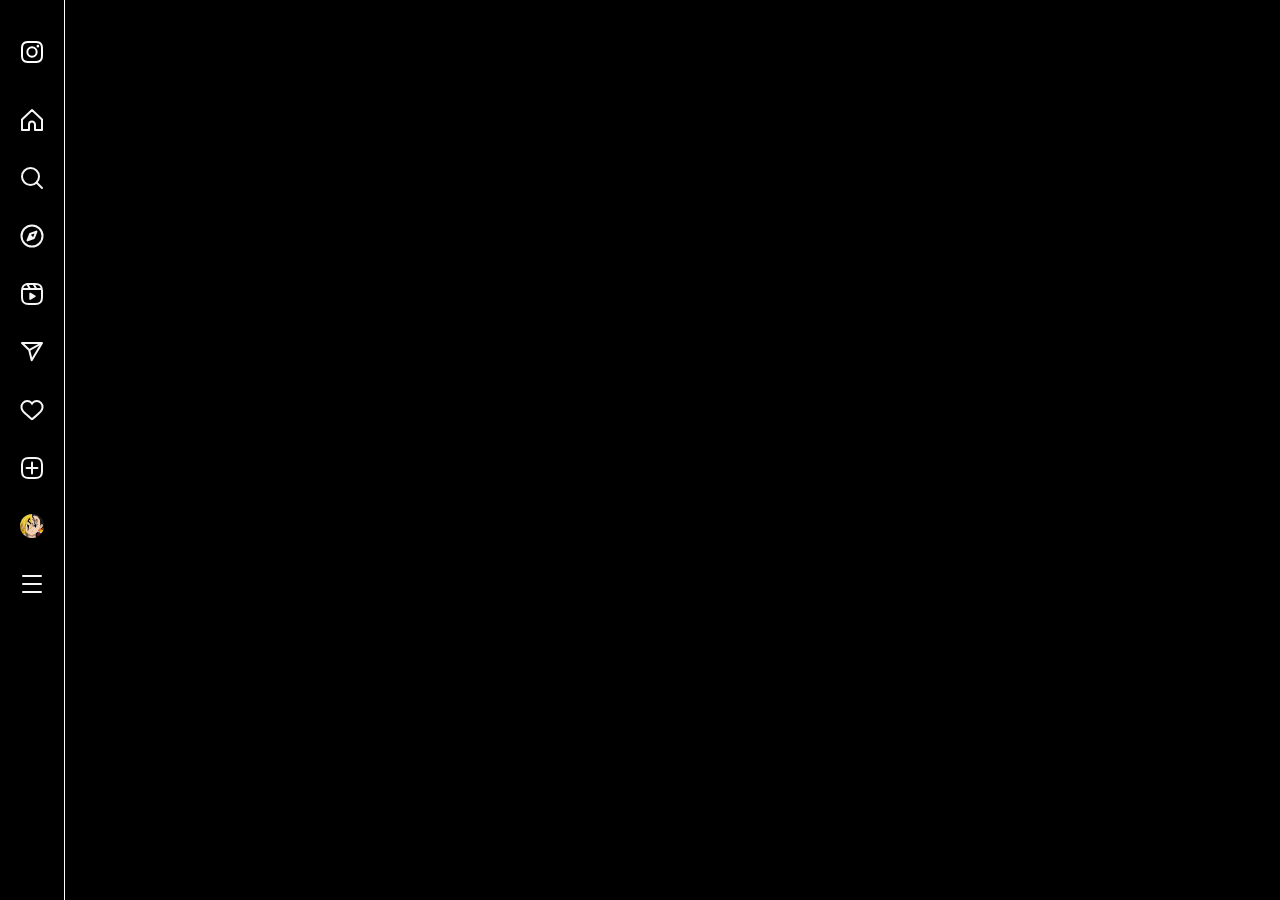
<file: notificaciones.html>
<!DOCTYPE html>
<html lang="en">
<head>
    <meta charset="UTF-8">
    <meta name="viewport" content="width=device-width, initial-scale=1.0">
    <title>Instagram</title>
    <link rel="stylesheet" href="mainesese.css">
</head>
<body>
    <div class="general">

        <div class="arriba" >
            <div class="conte" >
                <a href="index.html" class="insta">
                        <div class="imginsta"><svg aria-label="Instagram"  height="24" role="img" viewBox="0 0 24 24" width="24"><title>Instagram</title><path d="M12 2.982c2.937 0 3.285.011 4.445.064a6.087 6.087 0 0 1 2.042.379 3.408 3.408 0 0 1 1.265.823 3.408 3.408 0 0 1 .823 1.265 6.087 6.087 0 0 1 .379 2.042c.053 1.16.064 1.508.064 4.445s-.011 3.285-.064 4.445a6.087 6.087 0 0 1-.379 2.042 3.643 3.643 0 0 1-2.088 2.088 6.087 6.087 0 0 1-2.042.379c-1.16.053-1.508.064-4.445.064s-3.285-.011-4.445-.064a6.087 6.087 0 0 1-2.043-.379 3.408 3.408 0 0 1-1.264-.823 3.408 3.408 0 0 1-.823-1.265 6.087 6.087 0 0 1-.379-2.042c-.053-1.16-.064-1.508-.064-4.445s.011-3.285.064-4.445a6.087 6.087 0 0 1 .379-2.042 3.408 3.408 0 0 1 .823-1.265 3.408 3.408 0 0 1 1.265-.823 6.087 6.087 0 0 1 2.042-.379c1.16-.053 1.508-.064 4.445-.064M12 1c-2.987 0-3.362.013-4.535.066a8.074 8.074 0 0 0-2.67.511 5.392 5.392 0 0 0-1.949 1.27 5.392 5.392 0 0 0-1.269 1.948 8.074 8.074 0 0 0-.51 2.67C1.012 8.638 1 9.013 1 12s.013 3.362.066 4.535a8.074 8.074 0 0 0 .511 2.67 5.392 5.392 0 0 0 1.27 1.949 5.392 5.392 0 0 0 1.948 1.269 8.074 8.074 0 0 0 2.67.51C8.638 22.988 9.013 23 12 23s3.362-.013 4.535-.066a8.074 8.074 0 0 0 2.67-.511 5.625 5.625 0 0 0 3.218-3.218 8.074 8.074 0 0 0 .51-2.67C22.988 15.362 23 14.987 23 12s-.013-3.362-.066-4.535a8.074 8.074 0 0 0-.511-2.67 5.392 5.392 0 0 0-1.27-1.949 5.392 5.392 0 0 0-1.948-1.269 8.074 8.074 0 0 0-2.67-.51C15.362 1.012 14.987 1 12 1Zm0 5.351A5.649 5.649 0 1 0 17.649 12 5.649 5.649 0 0 0 12 6.351Zm0 9.316A3.667 3.667 0 1 1 15.667 12 3.667 3.667 0 0 1 12 15.667Zm5.872-10.859a1.32 1.32 0 1 0 1.32 1.32 1.32 1.32 0 0 0-1.32-1.32Z" fill="white"></path></svg>
                        </div>
                </a>
            </div>
              <div class="izqconte">
                <a href="index.html" class="instag">
                    <div class="imginsta"><svg aria-label="Inicio" class="_ab6-" color="rgb(245, 245, 245)" fill="rgb(245, 245, 245)" height="24" role="img" viewBox="0 0 24 24" width="24"><path d="M9.005 16.545a2.997 2.997 0 0 1 2.997-2.997A2.997 2.997 0 0 1 15 16.545V22h7V11.543L12 2 2 11.543V22h7.005Z" fill="none" stroke="currentColor" stroke-linejoin="round" stroke-width="2"></path></svg></div>
                 </a>
                 <a href="#" class="instag">
                     <div class="imginsta"><svg aria-label="Buscar" class="_ab6-" color="rgb(245, 245, 245)" fill="rgb(245, 245, 245)" height="24" role="img" viewBox="0 0 24 24" width="24"><path d="M19 10.5A8.5 8.5 0 1 1 10.5 2a8.5 8.5 0 0 1 8.5 8.5Z" fill="none" stroke="currentColor" stroke-linecap="round" stroke-linejoin="round" stroke-width="2"></path><line fill="none" stroke="currentColor" stroke-linecap="round" stroke-linejoin="round" stroke-width="2" x1="16.511" x2="22" y1="16.511" y2="22"></line></svg></div>
                 </a>
                 <a href="Explorar.html" class="instag">
                    <div class="imginsta"><svg aria-label="Explorar" class="_ab6-" color="rgb(245, 245, 245)" fill="rgb(245, 245, 245)" height="24" role="img" viewBox="0 0 24 24" width="24"><polygon fill="none" points="13.941 13.953 7.581 16.424 10.06 10.056 16.42 7.585 13.941 13.953" stroke="currentColor" stroke-linecap="round" stroke-linejoin="round" stroke-width="2"></polygon><polygon fill-rule="evenodd" points="10.06 10.056 13.949 13.945 7.581 16.424 10.06 10.056"></polygon><circle cx="12.001" cy="12.005" fill="none" r="10.5" stroke="currentColor" stroke-linecap="round" stroke-linejoin="round" stroke-width="2"></circle></svg></div>
                </a>
                <a href="#" class="instag">
                    <div class="imginsta"><svg aria-label="Reels" class="_ab6-" color="rgb(245, 245, 245)" fill="rgb(245, 245, 245)" height="24" role="img" viewBox="0 0 24 24" width="24"><line fill="none" stroke="currentColor" stroke-linejoin="round" stroke-width="2" x1="2.049" x2="21.95" y1="7.002" y2="7.002"></line><line fill="none" stroke="currentColor" stroke-linecap="round" stroke-linejoin="round" stroke-width="2" x1="13.504" x2="16.362" y1="2.001" y2="7.002"></line><line fill="none" stroke="currentColor" stroke-linecap="round" stroke-linejoin="round" stroke-width="2" x1="7.207" x2="10.002" y1="2.11" y2="7.002"></line><path d="M2 12.001v3.449c0 2.849.698 4.006 1.606 4.945.94.908 2.098 1.607 4.946 1.607h6.896c2.848 0 4.006-.699 4.946-1.607.908-.939 1.606-2.096 1.606-4.945V8.552c0-2.848-.698-4.006-1.606-4.945C19.454 2.699 18.296 2 15.448 2H8.552c-2.848 0-4.006.699-4.946 1.607C2.698 4.546 2 5.704 2 8.552Z" fill="none" stroke="currentColor" stroke-linecap="round" stroke-linejoin="round" stroke-width="2"></path><path d="M9.763 17.664a.908.908 0 0 1-.454-.787V11.63a.909.909 0 0 1 1.364-.788l4.545 2.624a.909.909 0 0 1 0 1.575l-4.545 2.624a.91.91 0 0 1-.91 0Z" fill-rule="evenodd"></path></svg></div>
                </a>
                <a href="#" class="instag">
                    <div class="imginsta"><svg aria-label="Direct" class="_ab6-" color="rgb(245, 245, 245)" fill="rgb(245, 245, 245)" height="24" role="img" viewBox="0 0 24 24" width="24"><line fill="none" stroke="currentColor" stroke-linejoin="round" stroke-width="2" x1="22" x2="9.218" y1="3" y2="10.083"></line><polygon fill="none" points="11.698 20.334 22 3.001 2 3.001 9.218 10.084 11.698 20.334" stroke="currentColor" stroke-linejoin="round" stroke-width="2"></polygon></svg></div>
                </a>
                <a href="notificaciones.html" class="instag">
                    <div class="imginsta"><svg aria-label="Notificaciones" class="x1lliihq x1n2onr6" color="rgb(245, 245, 245)" fill="rgb(245, 245, 245)" height="24" role="img" viewBox="0 0 24 24" width="24"><title>Notificaciones</title><path d="M16.792 3.904A4.989 4.989 0 0 1 21.5 9.122c0 3.072-2.652 4.959-5.197 7.222-2.512 2.243-3.865 3.469-4.303 3.752-.477-.309-2.143-1.823-4.303-3.752C5.141 14.072 2.5 12.167 2.5 9.122a4.989 4.989 0 0 1 4.708-5.218 4.21 4.21 0 0 1 3.675 1.941c.84 1.175.98 1.763 1.12 1.763s.278-.588 1.11-1.766a4.17 4.17 0 0 1 3.679-1.938m0-2a6.04 6.04 0 0 0-4.797 2.127 6.052 6.052 0 0 0-4.787-2.127A6.985 6.985 0 0 0 .5 9.122c0 3.61 2.55 5.827 5.015 7.97.283.246.569.494.853.747l1.027.918a44.998 44.998 0 0 0 3.518 3.018 2 2 0 0 0 2.174 0 45.263 45.263 0 0 0 3.626-3.115l.922-.824c.293-.26.59-.519.885-.774 2.334-2.025 4.98-4.32 4.98-7.94a6.985 6.985 0 0 0-6.708-7.218Z"></path></svg></div>
                </a>
                <a href="#" class="instag">
                    <div class="imginsta"><svg aria-label="Nueva publicación" class="_ab6-" color="rgb(245, 245, 245)" fill="rgb(245, 245, 245)" height="24" role="img" viewBox="0 0 24 24" width="24"><path d="M2 12v3.45c0 2.849.698 4.005 1.606 4.944.94.909 2.098 1.608 4.946 1.608h6.896c2.848 0 4.006-.7 4.946-1.608C21.302 19.455 22 18.3 22 15.45V8.552c0-2.849-.698-4.006-1.606-4.945C19.454 2.7 18.296 2 15.448 2H8.552c-2.848 0-4.006.699-4.946 1.607C2.698 4.547 2 5.703 2 8.552Z" fill="none" stroke="currentColor" stroke-linecap="round" stroke-linejoin="round" stroke-width="2"></path><line fill="none" stroke="currentColor" stroke-linecap="round" stroke-linejoin="round" stroke-width="2" x1="6.545" x2="17.455" y1="12.001" y2="12.001"></line><line fill="none" stroke="currentColor" stroke-linecap="round" stroke-linejoin="round" stroke-width="2" x1="12.003" x2="12.003" y1="6.545" y2="17.455"></line></svg></div>
                </a>
                <a href="#" class="instag">
                    <div class="imginsta"><img src="1mg1.png" alt=""></div>
                </a>
                <a href="#" class="instag">
                    <div class="imginsta"><svg aria-label="Configuración" class="_ab6-" color="rgb(245, 245, 245)" fill="rgb(245, 245, 245)" height="24" role="img" viewBox="0 0 24 24" width="24"><line fill="none" stroke="currentColor" stroke-linecap="round" stroke-linejoin="round" stroke-width="2" x1="3" x2="21" y1="4" y2="4"></line><line fill="none" stroke="currentColor" stroke-linecap="round" stroke-linejoin="round" stroke-width="2" x1="3" x2="21" y1="12" y2="12"></line><line fill="none" stroke="currentColor" stroke-linecap="round" stroke-linejoin="round" stroke-width="2" x1="3" x2="21" y1="20" y2="20"></line></svg></div>
                </a>
              </div>  
            
        </div>


        <div class="centro" > 

             <div class="fin">
                    <div class="uno">
                        <div>Notificaciones</div>
                    </div>
                       <div class="dos">
                            hoy
                    </div>
                    <div class="cuatro">
                        No hay notificaciones
                    </div>

    </div>

</body>
</html>
</file>
<file: main.css>
body{
    margin: 0px;
    background-color: black;
    overflow-x: hidden;
        font-family: "Helvetica Neue", Helvetica, sans-serif;

}
.general{
    width: 100vw;
    height: 100vh;
    margin: 0px;
    display: flex;
    box-sizing: border-box;
}
.arriba{
    width: 18vw;
    height: 100vh;
    top: 40px;
    position: fixed;
    left: auto;
    top: auto;
    border-right: solid 1px white;
    font-family: "Helvetica Neue", Helvetica, sans-serif;
}
.conte{
    justify-content: center;
    align-items: center;
    margin-top: 30px;
    padding: 10px 15px 10px 15px;
    border-radius: 10px;

}
.conte a{
    display: flex;
    justify-content: start;
    align-items: center;
}
.conte:hover{
    background-color: aliceblue;
}


.insta{
    display: flex;
    align-items: center;
    text-decoration: none;
   
}
.inst{
    padding-left: 10px;
    color: white;
}
.izqconte{
    width: 100%;
    justify-content: center;
    padding: 10px 15px 10px 15px;
    border-radius: 10px;
    padding-left: 0px;

}
.instag{
    display: flex;
    align-items: center;
    text-decoration: none;
    margin-top: 10px;
    padding: 10px 15px 10px 15px;
    border-radius: 10px;

}
.instag:hover{
    background-color: aliceblue;
}

.centro{
    width: 82vw;
    height: 100vh;
    position: relative;
    left: 18vw;
}
.bloque{
    width: 75vw;
    height: 40vh;
    justify-content: center;
    align-items: center;
    display: flex;
    margin-left: 40px;

}
.imgj img{
    height: 150px;
    width: 150px;
    border-radius: 50%;
    object-fit: cover;
    margin-left: 120px;

}
.contenido{
    height: 100%;
    width: 60vw;
    font-family: "Helvetica Neue", Helvetica, sans-serif;
    padding-left: 40px;
    margin-left: 40px;

}
.informacion{
    width: 80%;
    height: 30%;
    display: flex;
    justify-content: space-around;
    align-items: center;

}
.informacion div a{
    text-decoration: none;
    color: white;
    margin-left: 10px;
}
.Seguir button{
    background-color: rgba(0, 217, 255, 0.836);
    border: 0px;
    border-radius: 10px;
    padding: 10px 20px 10px 20px;
    cursor: pointer;

}
.Mensaje button{
    border: 0px;
    border-radius: 10px;
    padding: 10px 20px 10px 20px;
    cursor: pointer;

}
.amigos button{
    border: 0px;
    border-radius: 5px;
    cursor: pointer;
}
.seguidores{
    width: 80%;
    height: 10%;
    display: flex;
    justify-content: space-around;
    align-items: center;
}
.historias{
    width: 75vw;
    height: 25vh;
    justify-content: space-evenly;
    align-items: center;
    display: flex;
    margin-left: 40px;
    margin-top: 15px;
}
.hiscont img{
    height: 100px;
    width: 100px;
    border-radius: 50%;
    object-fit: cover;
    display: flex;
}
.hiscont{
    justify-content: end;
    align-items: end;
}
.hiscont div{
    display: flex;
    margin-top: 8px;
    justify-content: center;
    align-items: center;
}
.fin{
    width: 75vw;
    justify-content: space-evenly;
    align-items: center;
    margin-left: 40px;
    padding-top: 50px;
    padding-bottom: 50px;
}
.fin div{
    display: flex;
    justify-content: center;
    padding: 10px;
}
.bloques{
    width: 50vh;
    height: 50vh;
    margin: 10px;
    cursor: pointer;
}
.bloques img{
    height: 100%;
    width: 100%;
    object-fit: cover;
}
.bloques  :hover{
    height: 100%;
    width: 100%;
    object-fit: contain;
}   
.instag img{
    width: 24px;
    height: 24px;
    border-radius: 50%;
    object-fit: cover;
}
</file>
<file: maines.css>
body{
    margin: 0px;
    background-color: black;
    overflow-x: hidden;
        font-family: "Helvetica Neue", Helvetica, sans-serif;

}
.general{
    width: 100vw;
    height: 100vh;
    margin: 0px;
    display: flex;
    box-sizing: border-box;
}
.arriba{
    width: 5vw;
    height: 100vh;
    top: 40px;
    position: fixed;
    left: auto;
    top: auto;
    border-right: solid 1px white;
    font-family: "Helvetica Neue", Helvetica, sans-serif;
}
.conte{
    width: 100%;
    justify-content: center;
    align-items: center;
    margin-top: 30px;
    padding: 10px 0px 10px 0px;
    border-radius: 10px;

}
.conte a{
    display: flex;
    justify-content: center;
    align-items: center;
}
.conte:hover{
    background-color: aliceblue;
}


.insta{
    display: flex;
    align-items: center;
    text-decoration: none;
    
   
}
.inst{
    padding-left: 10px;
    color: white;
}
.izqconte{
    width: 100%;
    justify-content: center;
    padding: 10px 15px 10px 0px;
    border-radius: 10px;
}
.instag{
    display: flex;
    align-items: center;
    justify-content: center;
    text-decoration: none;
    margin-top: 10px;
    padding: 10px 0px 10px 0px;
    border-radius: 10px;

}
.instag:hover{
    background-color: aliceblue;
}

.centro{
    width: 95vw;
    height: 100vh;
    position: relative;
    left: 5vw;
    display: flex;
}



.fin{
    height: 100%;
    width: 30%;
}
.uno{
    height: 8%;
    width: 100%;
    margin-top: 1vh;
    align-items: center;
    justify-content: space-between;
    display: flex;
}   
.uno svg{
    cursor: pointer;
    margin: 10px;
}
.uno div{
    margin: 10px;

}
.dos{
    height: 8%;
    width: 100%;
    display: flex;
    align-items: center;
    justify-content: center;
}
.dos input{
    margin: 10px;
    width: 90%;
    height: 70%;
    border: 0px;
    border-radius: 10px;
}
.tres{
    height: 8%;
    width: 100%;
    margin-top: 1vh;
    align-items: center;
    justify-content: space-between;
    display: flex;
    margin: 10px;

}
.cuatro{
    height: 70%;
    width: 100%;
    display: flex;
    align-items: center;
    justify-content: center;
}
.instag img{
    width: 24px;
    height: 24px;
    border-radius: 50%;
    object-fit: cover;
}
</file>
<file: maine.css>
body{
    margin: 0px;
    background-color: black;
    overflow-x: hidden;
        font-family: "Helvetica Neue", Helvetica, sans-serif;

}
.general{
    width: 100vw;
    height: 100vh;
    margin: 0px;
    display: flex;
    box-sizing: border-box;
}
.arriba{
    width: 5vw;
    height: 100vh;
    top: 40px;
    position: fixed;
    left: auto;
    top: auto;
    border-right: solid 1px white;
    font-family: "Helvetica Neue", Helvetica, sans-serif;
}
.conte{
    width: 100%;
    justify-content: center;
    align-items: center;
    margin-top: 30px;
    padding: 10px 0px 10px 0px;
    border-radius: 10px;

}
.conte a{
    display: flex;
    justify-content: center;
    align-items: center;
}
.conte:hover{
    background-color: aliceblue;
}


.insta{
    display: flex;
    align-items: center;
    text-decoration: none;
    
   
}
.inst{
    padding-left: 10px;
    color: white;
}
.izqconte{
    width: 100%;
    justify-content: center;
    padding: 10px 15px 10px 0px;
    border-radius: 10px;
}
.instag{
    display: flex;
    align-items: center;
    justify-content: center;
    text-decoration: none;
    margin-top: 10px;
    padding: 10px 0px 10px 0px;
    border-radius: 10px;

}
.instag:hover{
    background-color: aliceblue;
}

.centro{
    width: 95vw;
    height: 100vh;
    position: relative;
    left: 5vw;
    display: flex;
}



.fin{
    height: 100%;
    width: 30%;
}
.uno{
    height: 8%;
    width: 100%;
    margin-top: 1vh;
    align-items: center;
    justify-content: space-between;
    display: flex;
}   
.uno svg{
    cursor: pointer;
    margin: 10px;
}
.uno div{
    margin: 10px;

}
.dos{
    height: 8%;
    width: 100%;
    display: flex;
    align-items: center;
    justify-content: space-between;
}
.dos div{
    margin: 10px;
}
.tres{
    height: 80%;
    width: 100%;
    display: flex;
    align-items: center;
    justify-content: center;
    overflow-y: scroll;
}
.derecha{
    height: 100%;
    width: 70%;
    display: flex;
    justify-content: center;
    align-items: center;
}
.derecha div{
    flex-direction: column;
    align-items: center;
    justify-content: center;
    display: flex;
    position: relative;
}
.derecha div svg{
    margin: 10px;
}

.derecha div button{
    margin: 10px;
    background-color: rgb(0, 174, 255);
    border: 0px;
    border-radius: 10px;
    padding: 8px;
}
.derecha div div{
    margin: 10px;
    color: rgba(0, 0, 0, 0.6);;

}
.instag img{
    width: 24px;
    height: 24px;
    border-radius: 50%;
    object-fit: cover;
}
</file>
<file: mainesese.css>
body{
    margin: 0px;
    background-color: black;
    overflow-x: hidden;
        font-family: "Helvetica Neue", Helvetica, sans-serif;

}
.general{
    width: 100vw;
    height: 100vh;
    margin: 0px;
    display: flex;
    box-sizing: border-box;
}
.arriba{
    width: 5vw;
    height: 100vh;
    top: 40px;
    position: fixed;
    left: auto;
    top: auto;
    border-right: solid 1px white;
    font-family: "Helvetica Neue", Helvetica, sans-serif;
}
.conte{
    width: 100%;
    justify-content: center;
    align-items: center;
    margin-top: 30px;
    padding: 10px 0px 10px 0px;
    border-radius: 10px;

}
.conte a{
    display: flex;
    justify-content: center;
    align-items: center;
}
.conte:hover{
    background-color: aliceblue;
}


.insta{
    display: flex;
    align-items: center;
    text-decoration: none;
    
   
}
.inst{
    padding-left: 10px;
    color: white;
}
.izqconte{
    width: 100%;
    justify-content: center;
    padding: 10px 15px 10px 0px;
    border-radius: 10px;
}
.instag{
    display: flex;
    align-items: center;
    justify-content: center;
    text-decoration: none;
    margin-top: 10px;
    padding: 10px 0px 10px 0px;
    border-radius: 10px;

}
.instag:hover{
    background-color: aliceblue;
}

.centro{
    width: 95vw;
    height: 100vh;
    position: relative;
    left: 5vw;
    display: flex;
}



.fin{
    height: 100%;
    width: 30%;
}
.uno{
    height: 8%;
    width: 100%;
    margin-top: 1vh;
    align-items: center;
    justify-content: space-between;
    display: flex;
}   
.uno svg{
    cursor: pointer;
    margin: 10px;
}
.uno div{
    margin: 10px;

}
.dos{
    height: 8%;
    width: 100%;
    display: flex;
    margin: 10px;
}


.cuatro{
    height: 70%;
    width: 100%;
    display: flex;
    align-items: center;
    justify-content: center;
}
.instag img{
    width: 24px;
    height: 24px;
    border-radius: 50%;
    object-fit: cover;
}
</file>
